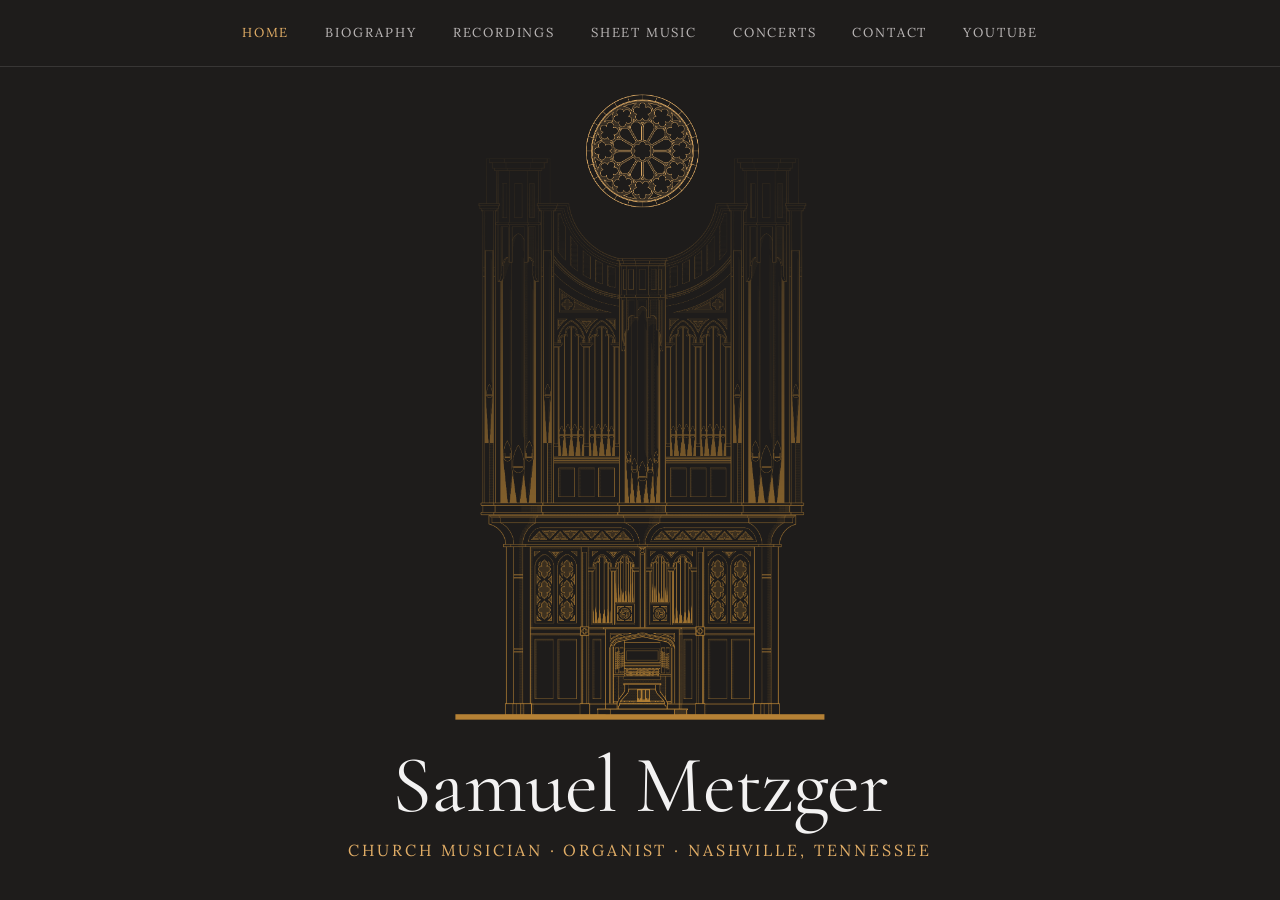
<file: index.html>
<!DOCTYPE html>
<html lang="en">
<head>
<meta charset="utf-8">
<meta name="viewport" content="width=device-width, initial-scale=1">
<title>Samuel Metzger | Church Musician | Organist</title>
<meta name="description" content="Samuel Metzger, concert organist and Director of Worship and Music at Covenant Presbyterian Church, Nashville. Recordings, sheet music, and concert booking.">
<link rel="canonical" href="https://www.metzgermusic.com/">
<meta property="og:type" content="website">
<meta property="og:site_name" content="Samuel Metzger — Concert Organist">
<meta property="og:title" content="Samuel Metzger | Church Musician | Organist">
<meta property="og:description" content="Samuel Metzger, concert organist and Director of Worship and Music at Covenant Presbyterian Church, Nashville. Recordings, sheet music, and concert booking.">
<meta property="og:url" content="https://www.metzgermusic.com/">
<meta property="og:image" content="https://www.metzgermusic.com/images/Samuel_8-14-22_retouched.jpeg">
<meta property="og:image:alt" content="Samuel Metzger seated at the organ console">
<meta name="twitter:card" content="summary_large_image">
<meta name="theme-color" content="#1e1c1b">
<link rel="icon" href="favicon.svg" type="image/svg+xml">
<link rel="preconnect" href="https://fonts.googleapis.com">
<link rel="preconnect" href="https://fonts.gstatic.com" crossorigin>
<link rel="stylesheet" href="styles.css?v=20261008b">
<script>document.documentElement.classList.add('js');</script>
<script type="application/ld+json">
{"@context":"https://schema.org","@type":"Person","name":"Samuel Metzger","url":"https://www.metzgermusic.com/","image":"https://www.metzgermusic.com/images/Samuel_8-14-22_retouched.jpeg","jobTitle":"Concert Organist; Director of Worship and Music","worksFor":{"@type":"Organization","name":"Covenant Presbyterian Church","address":{"@type":"PostalAddress","addressLocality":"Nashville","addressRegion":"TN","addressCountry":"US"}},"sameAs":["https://www.youtube.com/user/MetzgerMusic","https://www.morningstarmusic.com/composers/m/samuel-metzger.html"]}
</script>
</head>
<body class="home">
<header>
<nav class="nav" aria-label="Site">
<a href="index.html" aria-current="page">Home</a>
<a href="biography.html">Biography</a>
<a href="recordings.html">Recordings</a>
<a href="sheet-music.html">Sheet Music</a>
<a href="organ-concerts.html">Concerts</a>
<a href="contact.html">Contact</a>
<a href="https://www.youtube.com/user/MetzgerMusic" target="_blank" rel="noopener">YouTube</a>
</nav>
</header>
<main>
<section class="wrap hero">
<div class="organ" role="img" aria-label="Elevation drawing of the Fisk organ at Covenant Presbyterian Church, Nashville">
<div class="organ-case">
<div class="organ-ink"></div>
<div class="organ-glint"></div>
</div>
<div class="rose"><div class="rose-spin"><div class="rose-ink"></div></div></div>
</div>
<div class="hero-text">
<h1>Samuel Metzger</h1>
<p class="kicker"><span class="kp">Church Musician · Organist</span><span class="ks"> · </span><span class="kp">Nashville, Tennessee</span></p>
</div>
</section>
</main>
<script src="site.js?v=20261008b"></script>
</body>
</html>
</file>
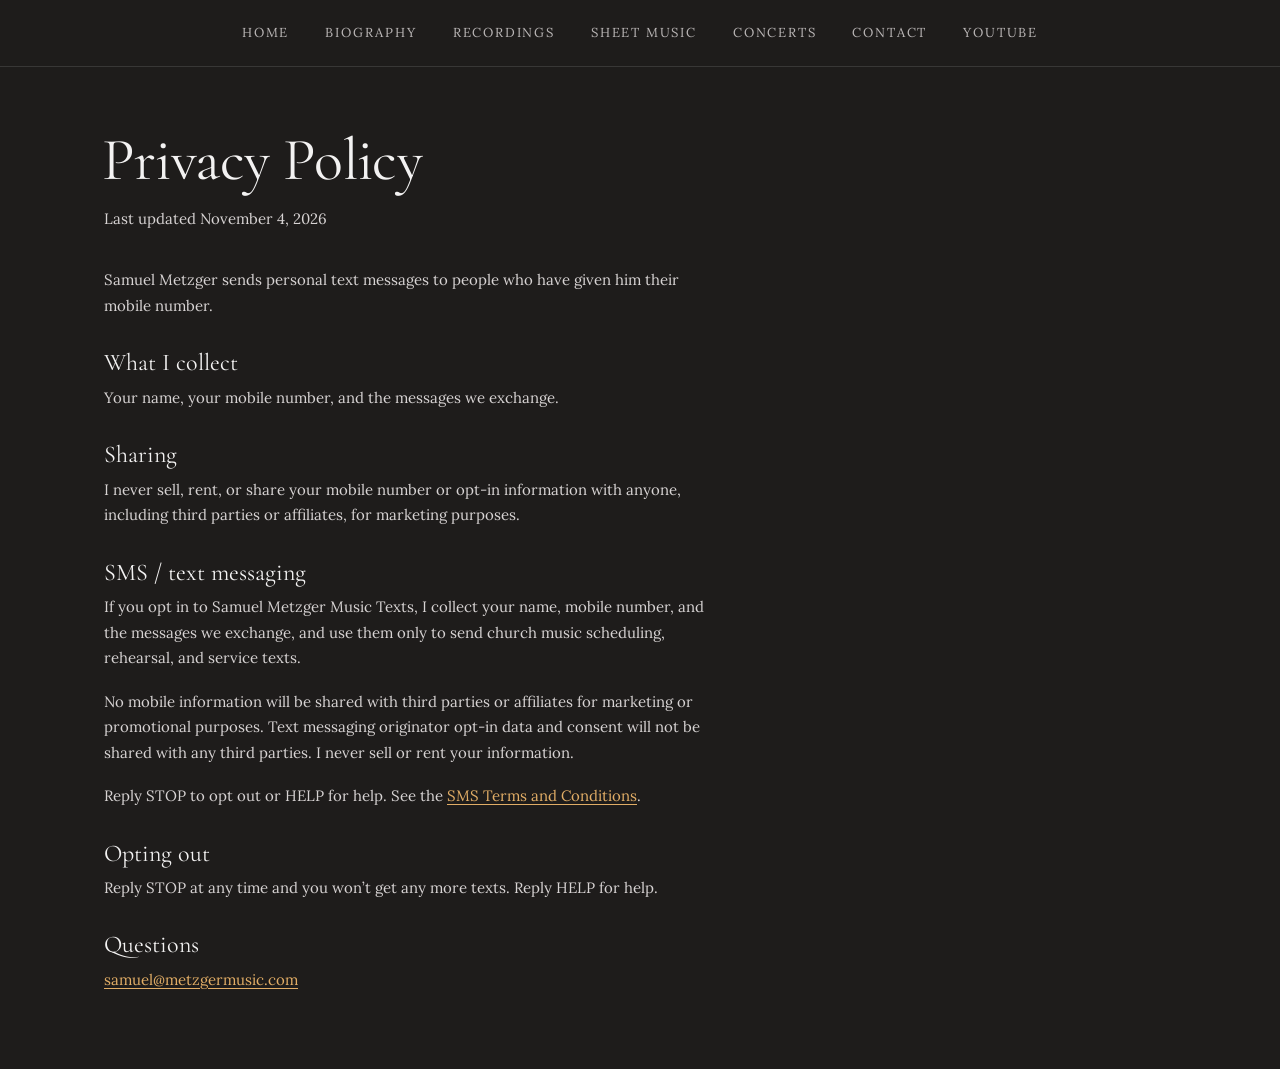
<file: privacy/index.html>
<!DOCTYPE html>
<html lang="en">
<head>
<meta charset="utf-8">
<meta name="viewport" content="width=device-width, initial-scale=1">
<title>Privacy Policy | Samuel Metzger — MetzgerMusic</title>
<meta name="description" content="Privacy policy for personal text messages from Samuel Metzger.">
<link rel="canonical" href="https://www.metzgermusic.com/privacy/">
<meta property="og:type" content="website">
<meta property="og:site_name" content="Samuel Metzger — Concert Organist">
<meta property="og:title" content="Privacy Policy | Samuel Metzger — MetzgerMusic">
<meta property="og:description" content="Privacy policy for personal text messages from Samuel Metzger.">
<meta property="og:url" content="https://www.metzgermusic.com/privacy/">
<meta name="theme-color" content="#1e1c1b">
<link rel="icon" href="/favicon.svg" type="image/svg+xml">
<link rel="preconnect" href="https://fonts.googleapis.com">
<link rel="preconnect" href="https://fonts.gstatic.com" crossorigin>
<link rel="stylesheet" href="/styles.css?v=20261008b">
<style>.legal{padding-bottom:clamp(48px,6vw,80px)}.legal .prose{max-width:68ch}.legal .prose h2{font-size:24px;margin:32px 0 8px;color:var(--ink)}.legal .prose h2:first-child{margin-top:0}.legal .prose a{color:var(--gold-2)}</style>
<script>document.documentElement.classList.add('js');</script>
</head>
<body>
<header>
<nav class="nav" aria-label="Site">
<a href="/index.html">Home</a>
<a href="/biography.html">Biography</a>
<a href="/recordings.html">Recordings</a>
<a href="/sheet-music.html">Sheet Music</a>
<a href="/organ-concerts.html">Concerts</a>
<a href="/contact.html">Contact</a>
<a href="https://www.youtube.com/user/MetzgerMusic" target="_blank" rel="noopener">YouTube</a>
</nav>
</header>
<main>
<section class="wrap page-head">
<h1>Privacy Policy</h1>
<p class="lede">Last updated November 4, 2026</p>
</section>
<section class="wrap legal">
<div class="prose">
<p>Samuel Metzger sends personal text messages to people who have given him their mobile number.</p>
<h2>What I collect</h2>
<p>Your name, your mobile number, and the messages we exchange.</p>
<h2>Sharing</h2>
<p>I never sell, rent, or share your mobile number or opt-in information with anyone, including third parties or affiliates, for marketing purposes.</p>
<h2>SMS / text messaging</h2>
<p>If you opt in to Samuel Metzger Music Texts, I collect your name, mobile number, and the messages we exchange, and use them only to send church music scheduling, rehearsal, and service texts.</p>
<p>No mobile information will be shared with third parties or affiliates for marketing or promotional purposes. Text messaging originator opt-in data and consent will not be shared with any third parties. I never sell or rent your information.</p>
<p>Reply STOP to opt out or HELP for help. See the <a href="/sms-terms/">SMS Terms and Conditions</a>.</p>
<h2>Opting out</h2>
<p>Reply STOP at any time and you won’t get any more texts. Reply HELP for help.</p>
<h2>Questions</h2>
<p><a href="mailto:samuel@metzgermusic.com">samuel@metzgermusic.com</a></p>
</div>
</section>
</main>
<script src="/site.js?v=20261008b"></script>
</body>
</html>
</file>
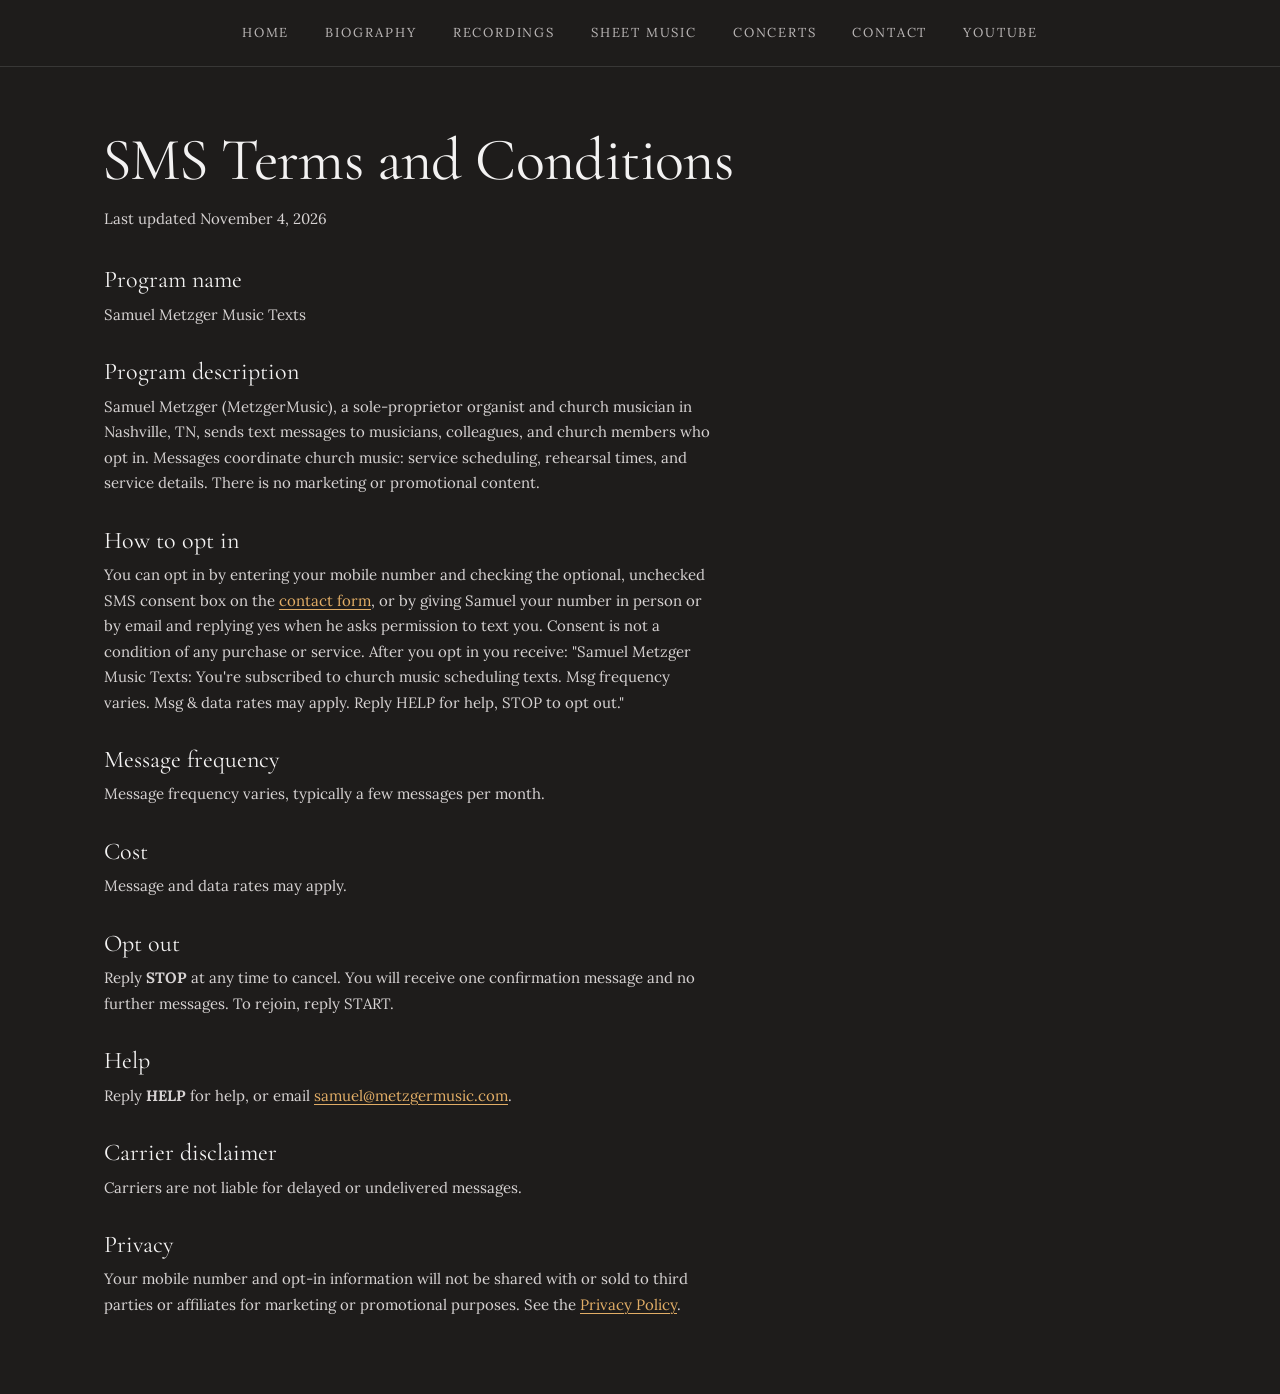
<file: sms-terms/index.html>
<!DOCTYPE html>
<html lang="en">
<head>
<meta charset="utf-8">
<meta name="viewport" content="width=device-width, initial-scale=1">
<title>SMS Terms and Conditions | Samuel Metzger — MetzgerMusic</title>
<meta name="description" content="SMS terms and conditions for Samuel Metzger Music Texts.">
<link rel="canonical" href="https://www.metzgermusic.com/sms-terms/">
<meta property="og:type" content="website">
<meta property="og:site_name" content="Samuel Metzger — Concert Organist">
<meta property="og:title" content="SMS Terms and Conditions | Samuel Metzger — MetzgerMusic">
<meta property="og:description" content="SMS terms and conditions for Samuel Metzger Music Texts.">
<meta property="og:url" content="https://www.metzgermusic.com/sms-terms/">
<meta name="theme-color" content="#1e1c1b">
<link rel="icon" href="/favicon.svg" type="image/svg+xml">
<link rel="preconnect" href="https://fonts.googleapis.com">
<link rel="preconnect" href="https://fonts.gstatic.com" crossorigin>
<link rel="stylesheet" href="/styles.css?v=20261008b">
<style>.legal{padding-bottom:clamp(48px,6vw,80px)}.legal .prose{max-width:68ch}.legal .prose h2{font-size:24px;margin:32px 0 8px;color:var(--ink)}.legal .prose h2:first-child{margin-top:0}.legal .prose a{color:var(--gold-2)}</style>
<script>document.documentElement.classList.add('js');</script>
</head>
<body>
<header>
<nav class="nav" aria-label="Site">
<a href="/index.html">Home</a>
<a href="/biography.html">Biography</a>
<a href="/recordings.html">Recordings</a>
<a href="/sheet-music.html">Sheet Music</a>
<a href="/organ-concerts.html">Concerts</a>
<a href="/contact.html">Contact</a>
<a href="https://www.youtube.com/user/MetzgerMusic" target="_blank" rel="noopener">YouTube</a>
</nav>
</header>
<main>
<section class="wrap page-head">
<h1>SMS Terms and Conditions</h1>
<p class="lede">Last updated November 4, 2026</p>
</section>
<section class="wrap legal">
<div class="prose">

<h2>Program name</h2>
<p>Samuel Metzger Music Texts</p>

<h2>Program description</h2>
<p>Samuel Metzger (MetzgerMusic), a sole-proprietor organist and church musician in Nashville, TN, sends text messages to musicians, colleagues, and church members who opt in. Messages coordinate church music: service scheduling, rehearsal times, and service details. There is no marketing or promotional content.</p>

<h2>How to opt in</h2>
<p>You can opt in by entering your mobile number and checking the optional, unchecked SMS consent box on the <a href="/contact.html">contact form</a>, or by giving Samuel your number in person or by email and replying yes when he asks permission to text you. Consent is not a condition of any purchase or service. After you opt in you receive: "Samuel Metzger Music Texts: You're subscribed to church music scheduling texts. Msg frequency varies. Msg &amp; data rates may apply. Reply HELP for help, STOP to opt out."</p>

<h2>Message frequency</h2>
<p>Message frequency varies, typically a few messages per month.</p>

<h2>Cost</h2>
<p>Message and data rates may apply.</p>

<h2>Opt out</h2>
<p>Reply <strong>STOP</strong> at any time to cancel. You will receive one confirmation message and no further messages. To rejoin, reply START.</p>

<h2>Help</h2>
<p>Reply <strong>HELP</strong> for help, or email <a href="mailto:samuel@metzgermusic.com">samuel@metzgermusic.com</a>.</p>

<h2>Carrier disclaimer</h2>
<p>Carriers are not liable for delayed or undelivered messages.</p>

<h2>Privacy</h2>
<p>Your mobile number and opt-in information will not be shared with or sold to third parties or affiliates for marketing or promotional purposes. See the <a href="/privacy/">Privacy Policy</a>.</p>
</div>
</section>
</main>
<script src="/site.js?v=20261008b"></script>
</body>
</html>
</file>
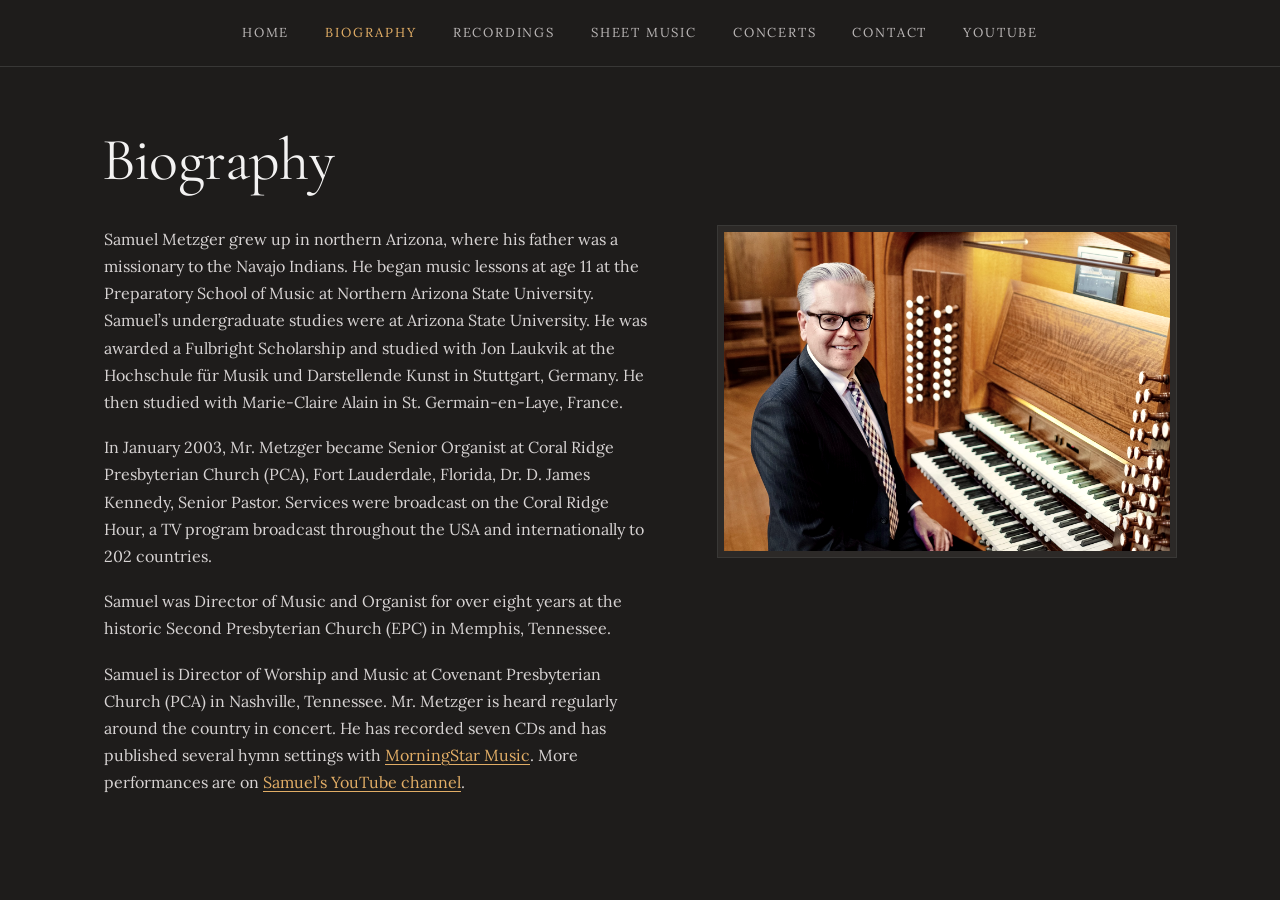
<file: biography.html>
<!DOCTYPE html>
<html lang="en">
<head>
<meta charset="utf-8">
<meta name="viewport" content="width=device-width, initial-scale=1">
<title>Biography | Samuel Metzger — MetzgerMusic</title>
<meta name="description" content="Biography of Samuel Metzger — concert organist and Director of Worship and Music at Covenant Presbyterian Church, Nashville; formerly Coral Ridge Presbyterian (Fort Lauderdale) and Second Presbyterian (Memphis).">
<link rel="canonical" href="https://www.metzgermusic.com/biography.html">
<meta property="og:type" content="website">
<meta property="og:site_name" content="Samuel Metzger — Concert Organist">
<meta property="og:title" content="Biography | Samuel Metzger — MetzgerMusic">
<meta property="og:description" content="Biography of Samuel Metzger — concert organist and Director of Worship and Music at Covenant Presbyterian Church, Nashville.">
<meta property="og:url" content="https://www.metzgermusic.com/biography.html">
<meta property="og:image" content="https://www.metzgermusic.com/images/Samuel_8-14-22_retouched.jpeg">
<meta property="og:image:alt" content="Samuel Metzger seated at the organ console">
<meta name="twitter:card" content="summary_large_image">
<meta name="theme-color" content="#1e1c1b">
<link rel="icon" href="favicon.svg" type="image/svg+xml">
<link rel="preconnect" href="https://fonts.googleapis.com">
<link rel="preconnect" href="https://fonts.gstatic.com" crossorigin>
<link rel="stylesheet" href="styles.css?v=20261008b">
<script>document.documentElement.classList.add('js');</script>
</head>
<body>
<header>
<nav class="nav" aria-label="Site">
<a href="index.html">Home</a>
<a href="biography.html" aria-current="page">Biography</a>
<a href="recordings.html">Recordings</a>
<a href="sheet-music.html">Sheet Music</a>
<a href="organ-concerts.html">Concerts</a>
<a href="contact.html">Contact</a>
<a href="https://www.youtube.com/user/MetzgerMusic" target="_blank" rel="noopener">YouTube</a>
</nav>
</header>
<main>
<section class="wrap page-head">
<h1>Biography</h1>
</section>
<section class="wrap bio-grid">
<figure class="reveal" style="margin:0">
<img class="plate" src="images/samuel-portrait.jpg" alt="Samuel Metzger seated at the organ console" width="1600" height="1143" style="width:100%;height:auto">
</figure>
<div class="prose reveal">
<p>Samuel Metzger grew up in northern Arizona, where his father was a missionary to the Navajo Indians. He began music lessons at age 11 at the Preparatory School of Music at Northern Arizona State University. Samuel’s undergraduate studies were at Arizona State University. He was awarded a Fulbright Scholarship and studied with Jon Laukvik at the Hochschule für Musik und Darstellende Kunst in Stuttgart, Germany. He then studied with Marie-Claire Alain in St. Germain-en-Laye, France.</p>
<p>In January 2003, Mr. Metzger became Senior Organist at Coral Ridge Presbyterian Church (PCA), Fort Lauderdale, Florida, Dr. D. James Kennedy, Senior Pastor. Services were broadcast on the Coral Ridge Hour, a TV program broadcast throughout the USA and internationally to 202 countries.</p>
<p>Samuel was Director of Music and Organist for over eight years at the historic Second Presbyterian Church (EPC) in Memphis, Tennessee.</p>
<p>Samuel is Director of Worship and Music at Covenant Presbyterian Church (PCA) in Nashville, Tennessee. Mr. Metzger is heard regularly around the country in concert. He has recorded seven CDs and has published several hymn settings with <a href="https://www.morningstarmusic.com/composers/m/samuel-metzger.html">MorningStar Music</a>. More performances are on <a href="https://www.youtube.com/user/MetzgerMusic">Samuel’s YouTube channel</a>.</p>
</div>
</section>
</main>
<script src="site.js?v=20261008b"></script>
</body>
</html>
</file>
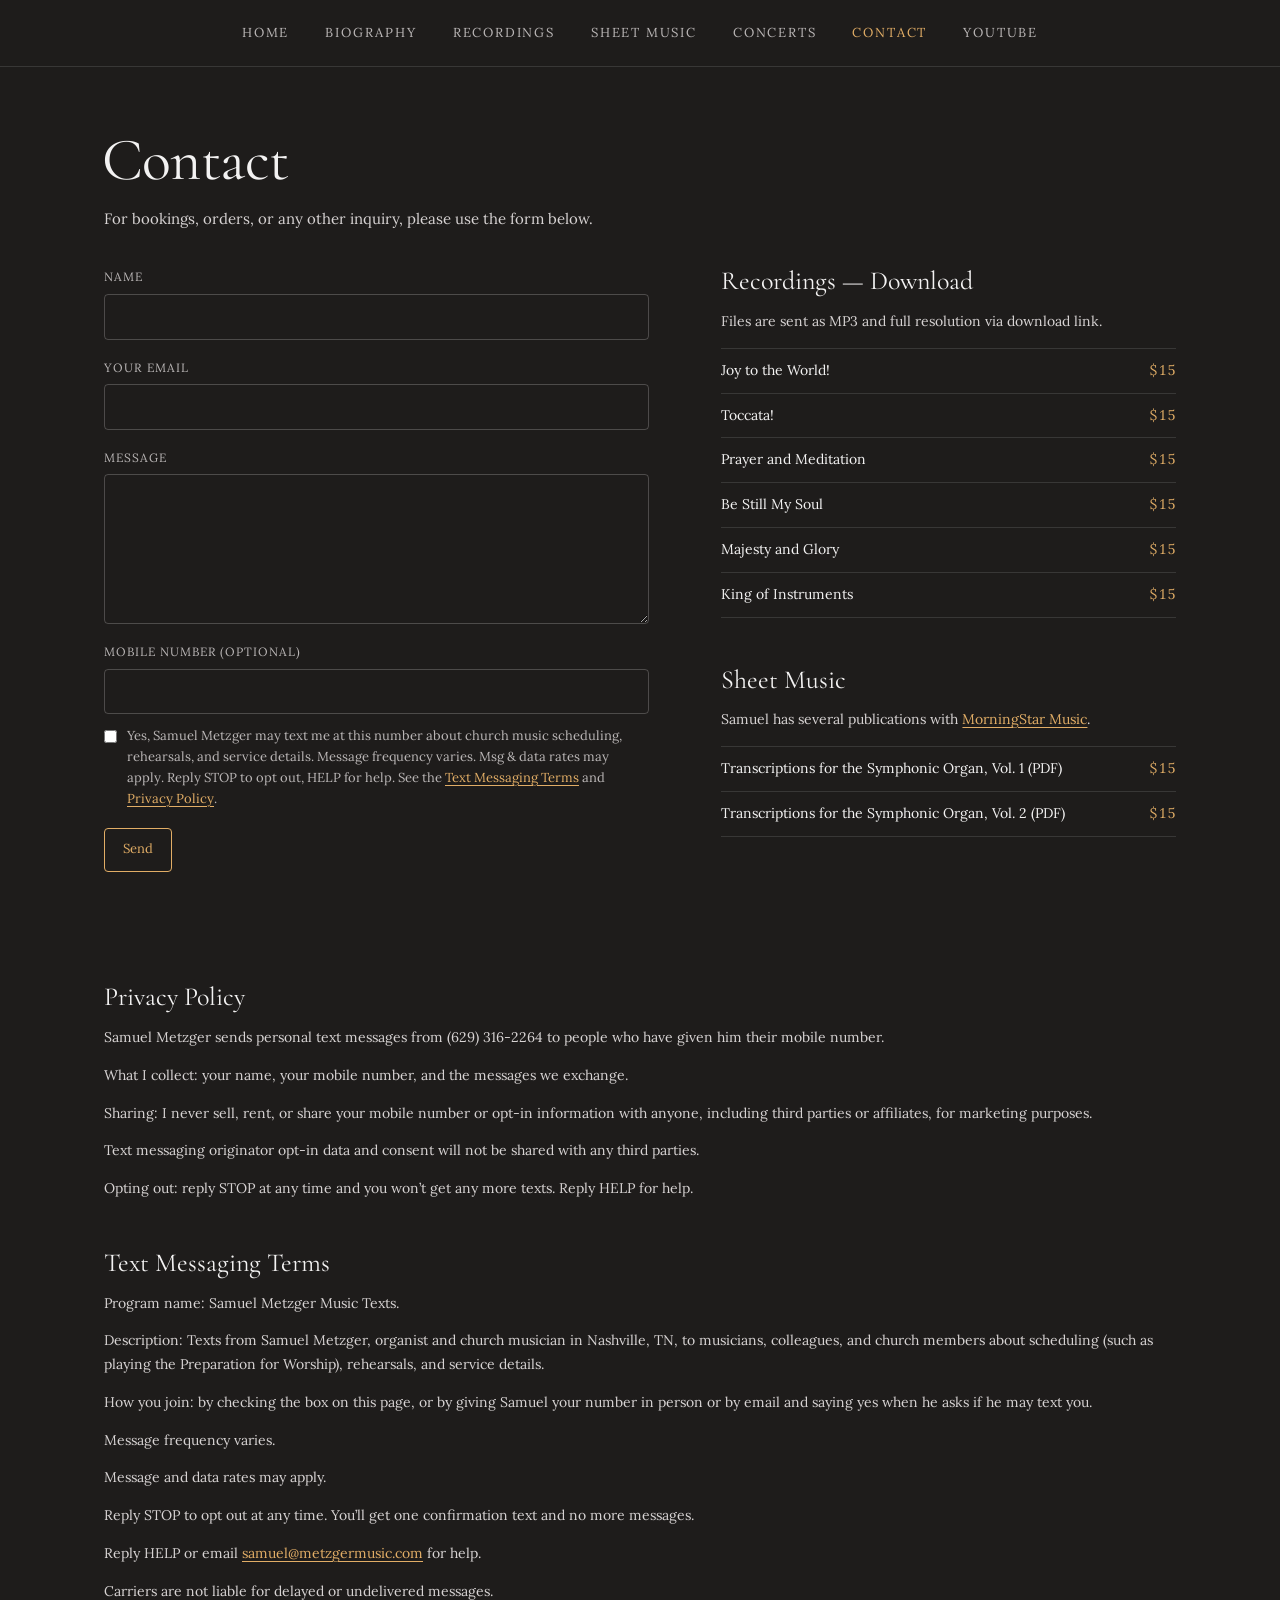
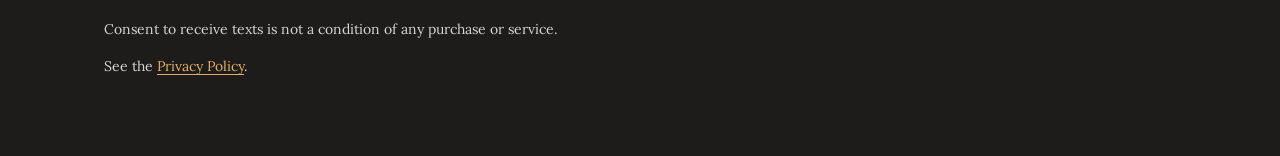
<file: contact.html>
<!DOCTYPE html>
<html lang="en">
<head>
<meta charset="utf-8">
<meta name="viewport" content="width=device-width, initial-scale=1">
<title>Contact | Samuel Metzger — MetzgerMusic</title>
<meta name="description" content="Contact concert organist Samuel Metzger — bookings, recordings, and sheet music orders.">
<link rel="canonical" href="https://www.metzgermusic.com/contact.html">
<meta property="og:type" content="website">
<meta property="og:site_name" content="Samuel Metzger — Concert Organist">
<meta property="og:title" content="Contact | Samuel Metzger — MetzgerMusic">
<meta property="og:description" content="Contact concert organist Samuel Metzger — bookings, recordings, and sheet music orders.">
<meta property="og:url" content="https://www.metzgermusic.com/contact.html">
<meta property="og:image" content="https://www.metzgermusic.com/images/Samuel_8-14-22_retouched.jpeg">
<meta property="og:image:alt" content="Samuel Metzger seated at the organ console">
<meta name="twitter:card" content="summary_large_image">
<meta name="theme-color" content="#1e1c1b">
<link rel="icon" href="favicon.svg" type="image/svg+xml">
<link rel="preconnect" href="https://fonts.googleapis.com">
<link rel="preconnect" href="https://fonts.gstatic.com" crossorigin>
<link rel="stylesheet" href="styles.css?v=20261008b">
<script>document.documentElement.classList.add('js');</script>
</head>
<body>
<header>
<nav class="nav" aria-label="Site">
<a href="index.html">Home</a>
<a href="biography.html">Biography</a>
<a href="recordings.html">Recordings</a>
<a href="sheet-music.html">Sheet Music</a>
<a href="organ-concerts.html">Concerts</a>
<a href="contact.html" aria-current="page">Contact</a>
<a href="https://www.youtube.com/user/MetzgerMusic" target="_blank" rel="noopener">YouTube</a>
</nav>
</header>
<main>
<section class="wrap page-head">
<h1>Contact</h1>
<p class="lede">For bookings, orders, or any other inquiry, please use the form below.</p>
</section>
<section class="wrap contact-grid">
<form id="contact-form" class="reveal" action="https://formspree.io/f/meebnvya" method="POST" novalidate>
<div class="field"><label for="cf-name">Name</label><input class="input" id="cf-name" name="name" type="text" autocomplete="name" required></div>
<div class="field"><label for="cf-email">Your email</label><input class="input" id="cf-email" name="email" type="email" autocomplete="email" required></div>
<div class="field"><label for="cf-msg">Message</label><textarea class="input" id="cf-msg" name="message" required></textarea></div>
<div class="field"><label for="cf-phone">Mobile number (optional)</label><input class="input" id="cf-phone" name="phone" type="tel" autocomplete="tel" inputmode="tel"></div>
<div style="display:flex;align-items:flex-start;gap:10px;margin:-6px 0 18px">
<input type="checkbox" id="cf-sms-consent" name="sms_consent" value="yes" style="flex:none;margin:4px 0 0;accent-color:var(--gold-2)">
<label for="cf-sms-consent" style="font-size:13px;line-height:1.6;color:var(--ink-3)">Yes, Samuel Metzger may text me at this number about church music scheduling, rehearsals, and service details. Message frequency varies. Msg &amp; data rates may apply. Reply STOP to opt out, HELP for help. See the <a href="/sms-terms/">Text Messaging Terms</a> and <a href="/privacy/">Privacy Policy</a>.</label>
</div>
<input type="hidden" name="_subject" value="New inquiry from metzgermusic.com">
<button type="submit" class="btn">Send</button>
<p id="cf-status" class="status" role="status" aria-live="polite"></p>
</form>
<div class="reveal" style="display:flex;flex-direction:column;gap:48px">
<section class="section">
<h2>Recordings — Download</h2>
<p class="note">Files are sent as MP3 and full resolution via download link.</p>
<!-- TO ADD: one <li> per recording -->
<ul class="price-list">
<li><span>Joy to the World!</span><span class="price">$15</span></li>
<li><span>Toccata!</span><span class="price">$15</span></li>
<li><span>Prayer and Meditation</span><span class="price">$15</span></li>
<li><span>Be Still My Soul</span><span class="price">$15</span></li>
<li><span>Majesty and Glory</span><span class="price">$15</span></li>
<li><span>King of Instruments</span><span class="price">$15</span></li>
</ul>
</section>
<section class="section">
<h2>Sheet Music</h2>
<p class="note">Samuel has several publications with <a href="https://www.morningstarmusic.com/composers/m/samuel-metzger.html">MorningStar Music</a>.</p>
<ul class="price-list">
<li><span>Transcriptions for the Symphonic Organ, Vol. 1 (PDF)</span><span class="price">$15</span></li>
<li><span>Transcriptions for the Symphonic Organ, Vol. 2 (PDF)</span><span class="price">$15</span></li>
</ul>
</section>
</div>
</section>
<section class="wrap" style="display:flex;flex-direction:column;gap:48px;padding-bottom:clamp(48px,6vw,80px)">
<section class="section" id="privacy" style="scroll-margin-top:24px">
<h2>Privacy Policy</h2>
<p class="note">Samuel Metzger sends personal text messages from (629) 316-2264 to people who have given him their mobile number.</p>
<p class="note">What I collect: your name, your mobile number, and the messages we exchange.</p>
<p class="note">Sharing: I never sell, rent, or share your mobile number or opt-in information with anyone, including third parties or affiliates, for marketing purposes.</p>
<p class="note">Text messaging originator opt-in data and consent will not be shared with any third parties.</p>
<p class="note">Opting out: reply STOP at any time and you won’t get any more texts. Reply HELP for help.</p>
</section>
<section class="section" id="sms-terms" style="scroll-margin-top:24px">
<h2>Text Messaging Terms</h2>
<p class="note">Program name: Samuel Metzger Music Texts.</p>
<p class="note">Description: Texts from Samuel Metzger, organist and church musician in Nashville, TN, to musicians, colleagues, and church members about scheduling (such as playing the Preparation for Worship), rehearsals, and service details.</p>
<p class="note">How you join: by checking the box on this page, or by giving Samuel your number in person or by email and saying yes when he asks if he may text you.</p>
<p class="note">Message frequency varies.</p>
<p class="note">Message and data rates may apply.</p>
<p class="note">Reply STOP to opt out at any time. You’ll get one confirmation text and no more messages.</p>
<p class="note">Reply HELP or email <a href="mailto:samuel@metzgermusic.com">samuel@metzgermusic.com</a> for help.</p>
<p class="note">Carriers are not liable for delayed or undelivered messages.</p>
<p class="note">Consent to receive texts is not a condition of any purchase or service.</p>
<p class="note">See the <a href="#privacy">Privacy Policy</a>.</p>
</section>
</section>
</main>
<script src="site.js?v=20261008b"></script>
</body>
</html>
</file>
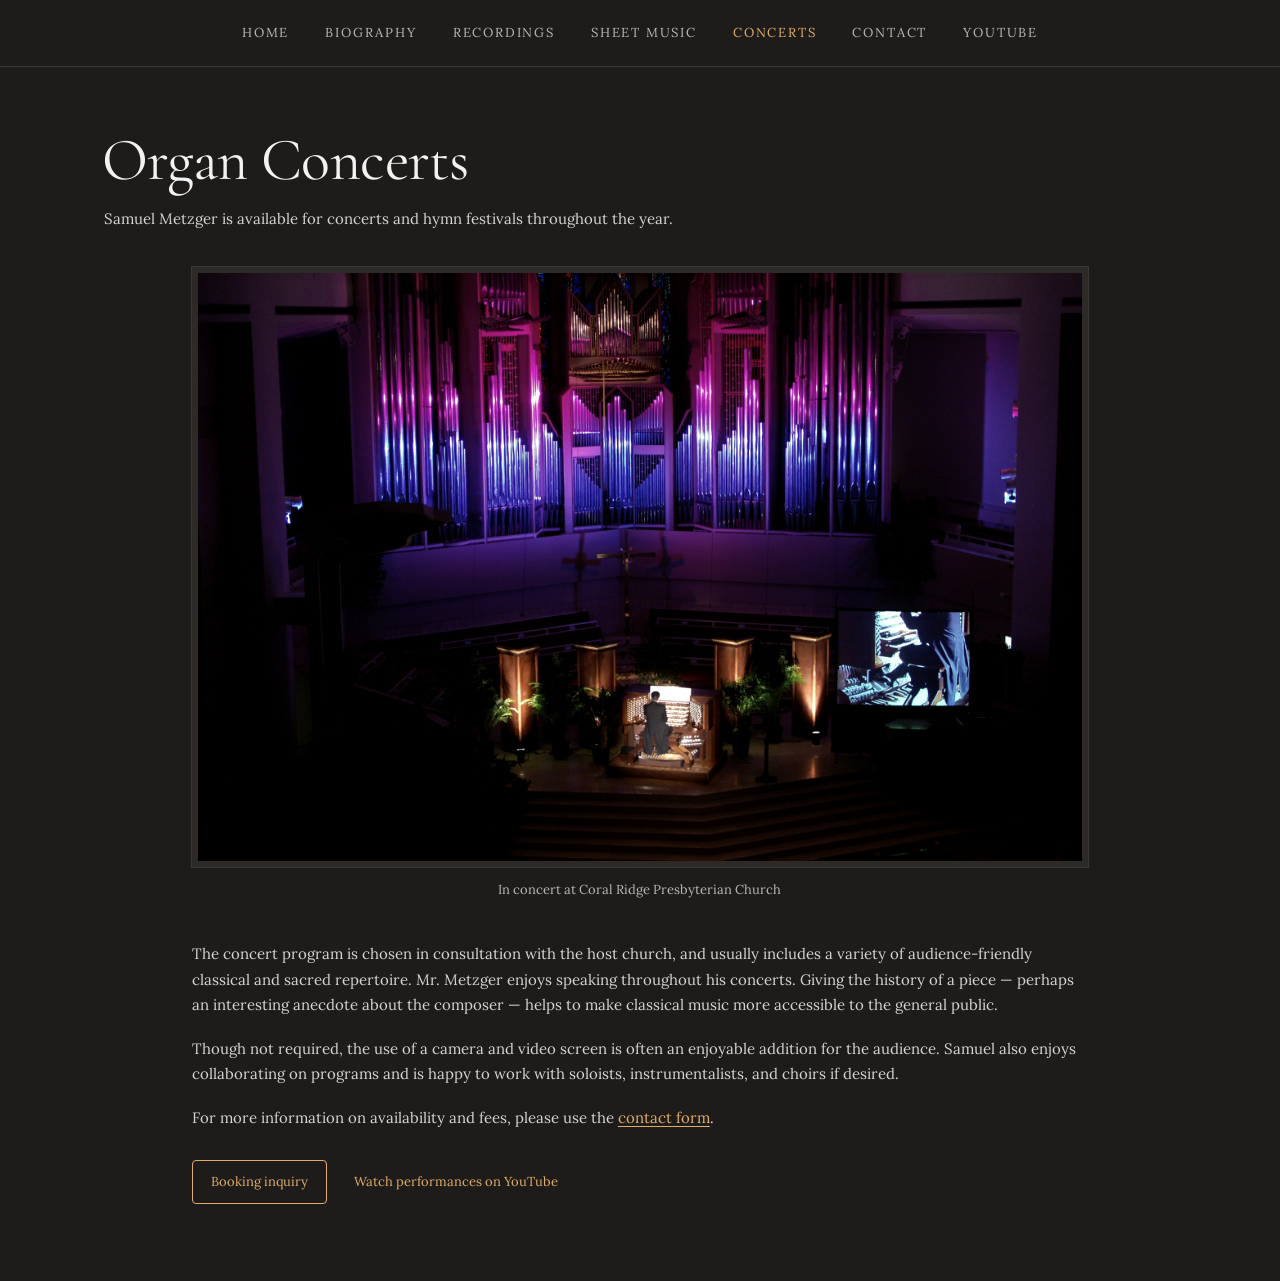
<file: organ-concerts.html>
<!DOCTYPE html>
<html lang="en">
<head>
<meta charset="utf-8">
<meta name="viewport" content="width=device-width, initial-scale=1">
<title>Organ Concerts | Samuel Metzger — MetzgerMusic</title>
<meta name="description" content="Book concert organist Samuel Metzger for concerts and hymn festivals.">
<link rel="canonical" href="https://www.metzgermusic.com/organ-concerts.html">
<meta property="og:type" content="website">
<meta property="og:site_name" content="Samuel Metzger — Concert Organist">
<meta property="og:title" content="Organ Concerts | Samuel Metzger — MetzgerMusic">
<meta property="og:description" content="Book concert organist Samuel Metzger for concerts and hymn festivals.">
<meta property="og:url" content="https://www.metzgermusic.com/organ-concerts.html">
<meta property="og:image" content="https://www.metzgermusic.com/images/Samuel_8-14-22_retouched.jpeg">
<meta property="og:image:alt" content="Samuel Metzger seated at the organ console">
<meta name="twitter:card" content="summary_large_image">
<meta name="theme-color" content="#1e1c1b">
<link rel="icon" href="favicon.svg" type="image/svg+xml">
<link rel="preconnect" href="https://fonts.googleapis.com">
<link rel="preconnect" href="https://fonts.gstatic.com" crossorigin>
<link rel="stylesheet" href="styles.css?v=20261008b">
<script>document.documentElement.classList.add('js');</script>
</head>
<body>
<header>
<nav class="nav" aria-label="Site">
<a href="index.html">Home</a>
<a href="biography.html">Biography</a>
<a href="recordings.html">Recordings</a>
<a href="sheet-music.html">Sheet Music</a>
<a href="organ-concerts.html" aria-current="page">Concerts</a>
<a href="contact.html">Contact</a>
<a href="https://www.youtube.com/user/MetzgerMusic" target="_blank" rel="noopener">YouTube</a>
</nav>
</header>
<main>
<section class="wrap page-head">
<h1>Organ Concerts</h1>
<p class="lede">Samuel Metzger is available for concerts and hymn festivals throughout the year.</p>
</section>
<section class="wrap concert-grid">
<figure class="reveal" style="margin:0">
<img class="plate" src="images/Coral%20Ridge%20Concert.JPG" alt="Samuel Metzger in concert" width="2160" height="1436" style="height:auto">
<figcaption class="caption">In concert at Coral Ridge Presbyterian Church</figcaption>
</figure>
<div class="prose reveal">
<p>The concert program is chosen in consultation with the host church, and usually includes a variety of audience-friendly classical and sacred repertoire. Mr. Metzger enjoys speaking throughout his concerts. Giving the history of a piece — perhaps an interesting anecdote about the composer — helps to make classical music more accessible to the general public.</p>
<p>Though not required, the use of a camera and video screen is often an enjoyable addition for the audience. Samuel also enjoys collaborating on programs and is happy to work with soloists, instrumentalists, and choirs if desired.</p>
<p>For more information on availability and fees, please use the <a href="contact.html">contact form</a>.</p>
<div class="actions" style="padding-top:12px">
<a class="btn" href="contact.html">Booking inquiry</a>
<a class="btn btn-ghost" href="https://www.youtube.com/user/MetzgerMusic">Watch performances on YouTube</a>
</div>
</div>
</section>
</main>
<script src="site.js?v=20261008b"></script>
</body>
</html>
</file>
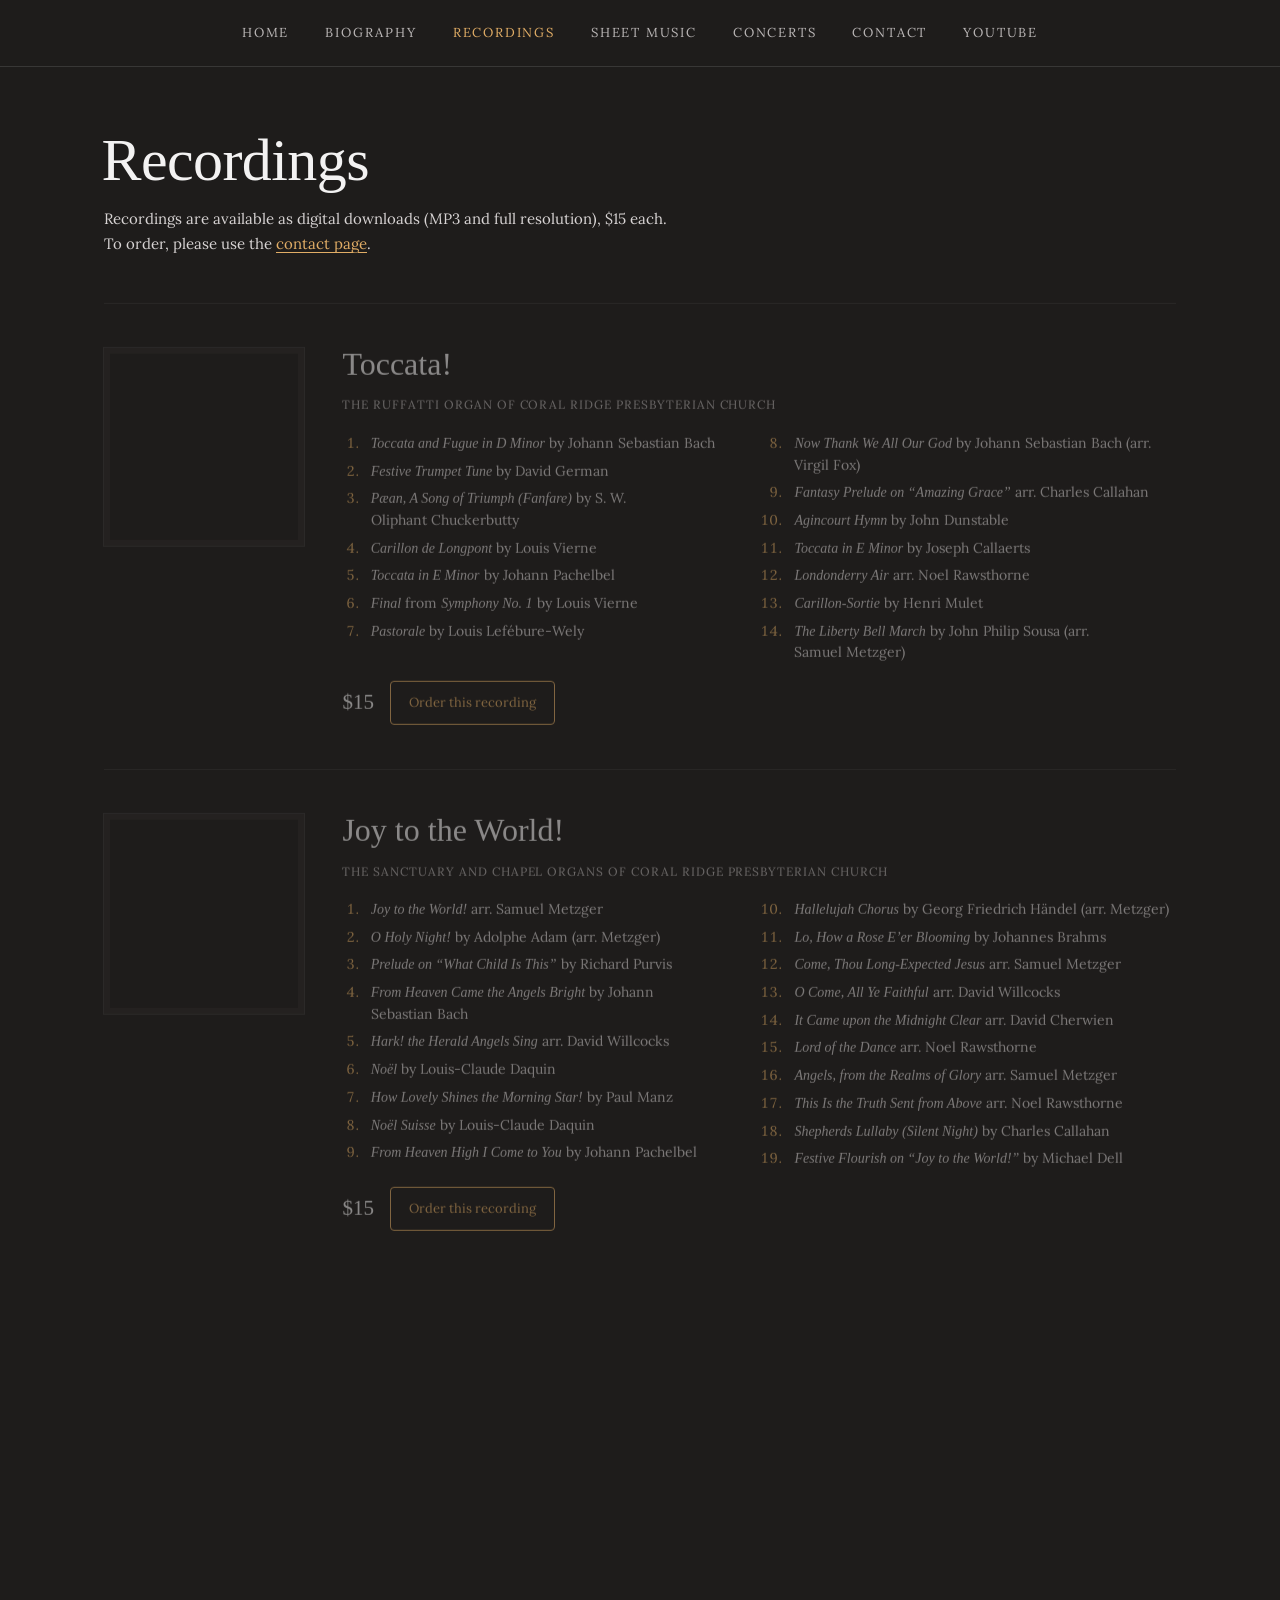
<file: recordings--sheet-music.html>
<!DOCTYPE html>
<html lang="en">
<head>
<meta charset="utf-8">
<title>Recordings &amp; Sheet Music | Samuel Metzger</title>
<meta http-equiv="refresh" content="0; url=recordings.html">
<link rel="canonical" href="https://www.metzgermusic.com/recordings.html">
<meta name="robots" content="noindex">
</head>
<body style="margin:0;background:#1e1c1b;color:#f3f2f2;font-family:Georgia,serif;padding:48px 24px">
<p>This page has moved. Continue to <a href="recordings.html" style="color:#e1ad66">Recordings</a> or <a href="sheet-music.html" style="color:#e1ad66">Sheet Music</a>.</p>
</body>
</html>
</file>
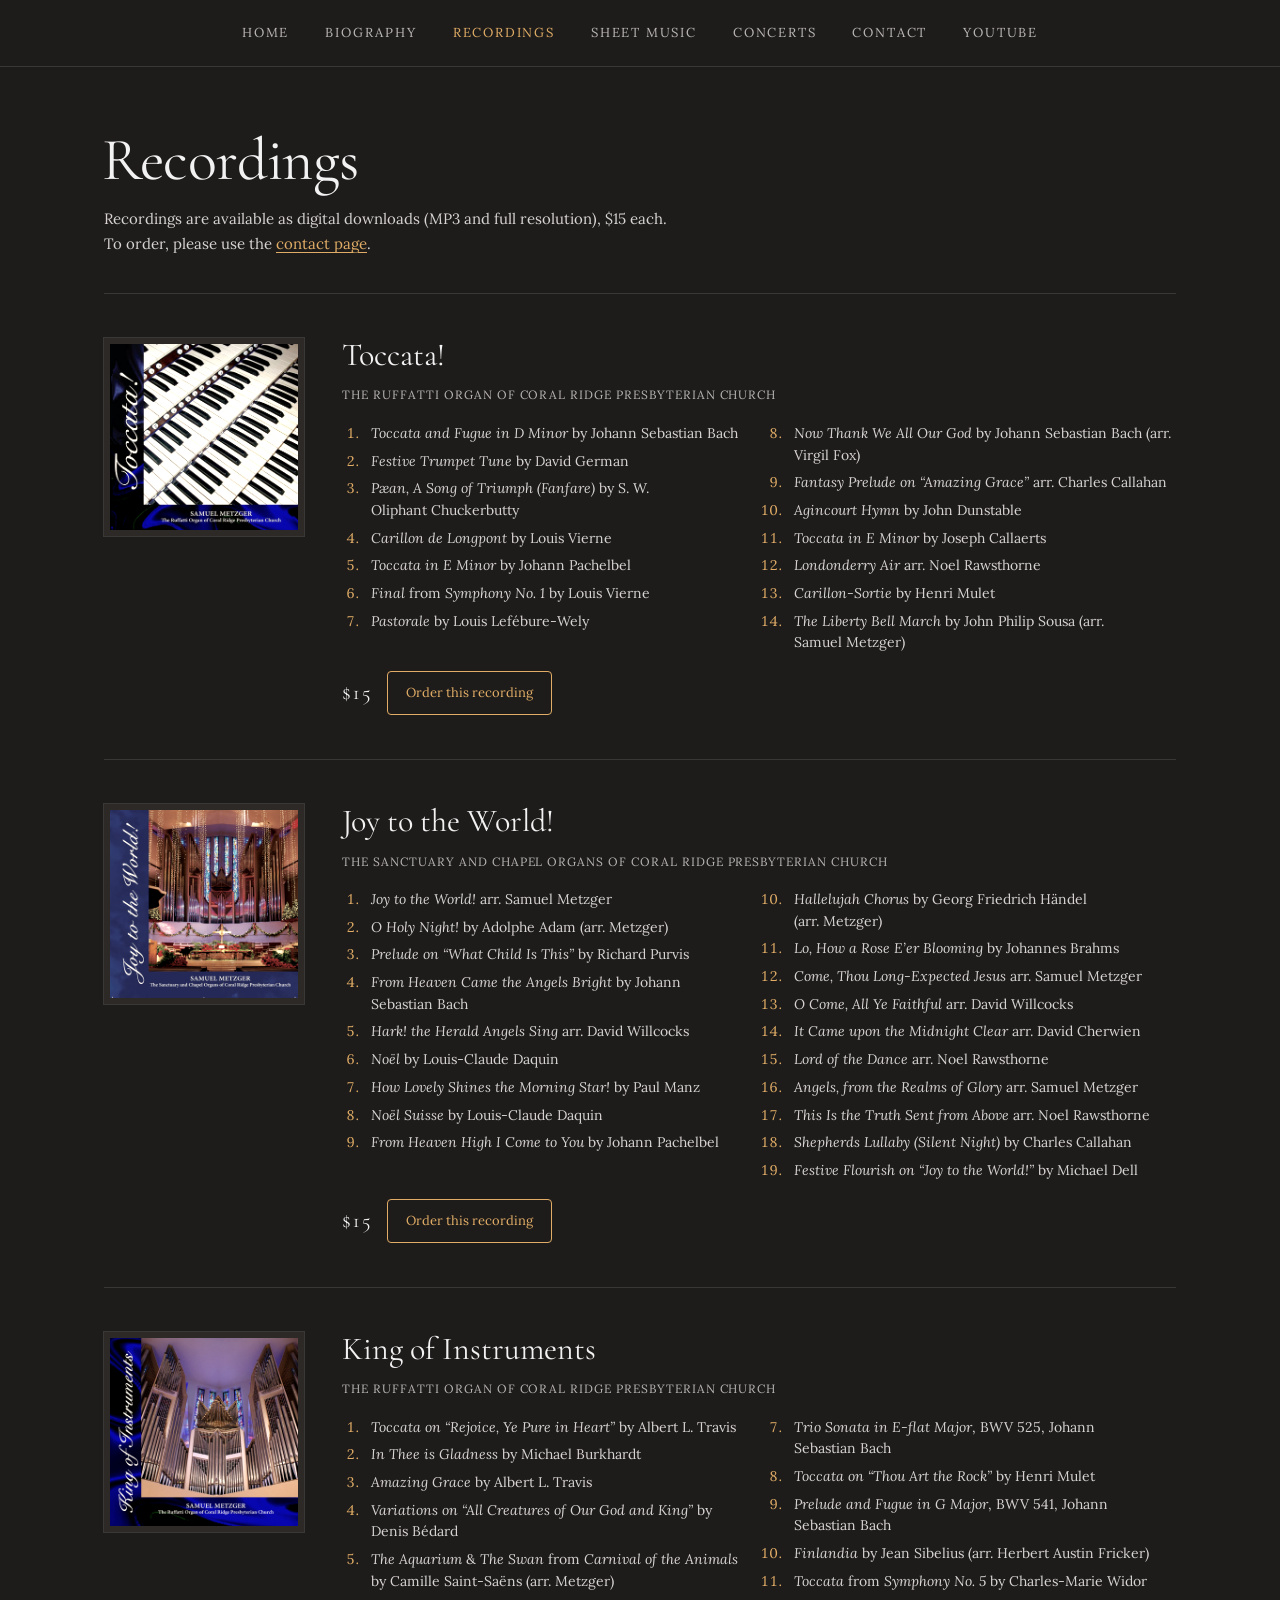
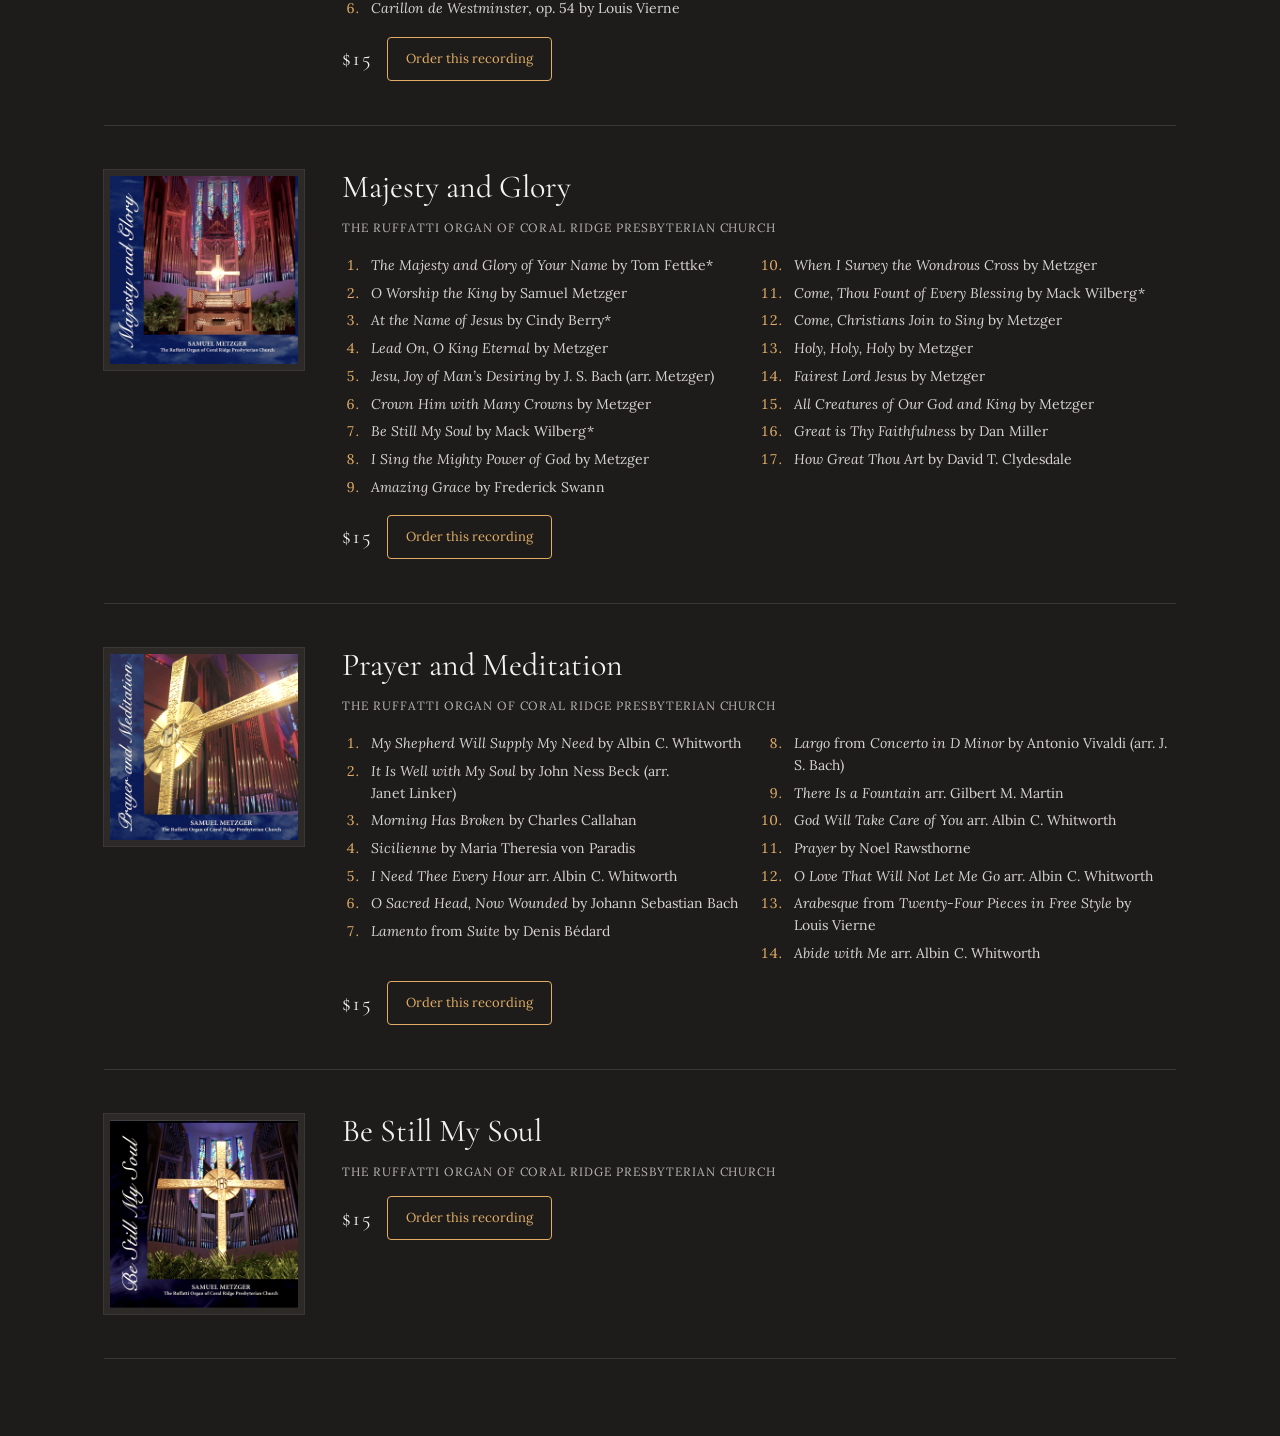
<file: recordings.html>
<!DOCTYPE html>
<html lang="en">
<head>
<meta charset="utf-8">
<meta name="viewport" content="width=device-width, initial-scale=1">
<title>Recordings | Samuel Metzger — MetzgerMusic</title>
<meta name="description" content="CDs by concert organist Samuel Metzger: Toccata!, Joy to the World!, King of Instruments, Majesty and Glory, Prayer and Meditation, Be Still My Soul.">
<link rel="canonical" href="https://www.metzgermusic.com/recordings.html">
<meta property="og:type" content="website">
<meta property="og:site_name" content="Samuel Metzger — Concert Organist">
<meta property="og:title" content="Recordings | Samuel Metzger — MetzgerMusic">
<meta property="og:description" content="CDs by concert organist Samuel Metzger: Toccata!, Joy to the World!, King of Instruments, Majesty and Glory, Prayer and Meditation, Be Still My Soul.">
<meta property="og:url" content="https://www.metzgermusic.com/recordings.html">
<meta property="og:image" content="https://www.metzgermusic.com/images/Samuel_8-14-22_retouched.jpeg">
<meta property="og:image:alt" content="Samuel Metzger seated at the organ console">
<meta name="twitter:card" content="summary_large_image">
<meta name="theme-color" content="#1e1c1b">
<link rel="icon" href="favicon.svg" type="image/svg+xml">
<link rel="preconnect" href="https://fonts.googleapis.com">
<link rel="preconnect" href="https://fonts.gstatic.com" crossorigin>
<link rel="stylesheet" href="styles.css?v=20261008b">
<script>document.documentElement.classList.add('js');</script>
</head>
<body>
<header>
<nav class="nav" aria-label="Site">
<a href="index.html">Home</a>
<a href="biography.html">Biography</a>
<a href="recordings.html" aria-current="page">Recordings</a>
<a href="sheet-music.html">Sheet Music</a>
<a href="organ-concerts.html">Concerts</a>
<a href="contact.html">Contact</a>
<a href="https://www.youtube.com/user/MetzgerMusic" target="_blank" rel="noopener">YouTube</a>
</nav>
</header>
<main>
<section class="wrap page-head">
<h1>Recordings</h1>
<p class="lede">Recordings are available as digital downloads (MP3 and full resolution), $15 each. To order, please use the <a href="contact.html">contact page</a>.</p>
</section>
<section class="wrap items">
<!--
  TO ADD A RECORDING: copy one <article class="item"> … </article> block below and edit
  the cover image, title, organ line, track list and price. Each track is one <li>.
  Delete the <ol class="tracks"> block if there is no track list yet.
-->

<!-- ===== Toccata! ===== -->
<article class="item reveal" id="toccata">
<img class="plate item-cover" src="images/Toccata-600x596.jpg" alt="Toccata! — CD cover" loading="lazy" width="400" height="397">
<div class="item-body">
<h2>Toccata!</h2>
<p class="meta">The Ruffatti Organ of Coral Ridge Presbyterian Church</p>
<ol class="tracks">
<li><i>Toccata and Fugue in D Minor</i> by Johann Sebastian Bach</li>
<li><i>Festive Trumpet Tune</i> by David German</li>
<li><i>Pæan, A Song of Triumph (Fanfare)</i> by S. W. Oliphant Chuckerbutty</li>
<li><i>Carillon de Longpont</i> by Louis Vierne</li>
<li><i>Toccata in E Minor</i> by Johann Pachelbel</li>
<li><i>Final</i> from <i>Symphony No. 1</i> by Louis Vierne</li>
<li><i>Pastorale</i> by Louis Lefébure-Wely</li>
<li><i>Now Thank We All Our God</i> by Johann Sebastian Bach (arr. Virgil Fox)</li>
<li><i>Fantasy Prelude on “Amazing Grace”</i> arr. Charles Callahan</li>
<li><i>Agincourt Hymn</i> by John Dunstable</li>
<li><i>Toccata in E Minor</i> by Joseph Callaerts</li>
<li><i>Londonderry Air</i> arr. Noel Rawsthorne</li>
<li><i>Carillon-Sortie</i> by Henri Mulet</li>
<li><i>The Liberty Bell March</i> by John Philip Sousa (arr. Samuel Metzger)</li>
</ol>
<div class="actions"><span class="price">$15</span><a class="btn" href="contact.html">Order this recording</a></div>
</div>
</article>

<!-- ===== Joy to the World! ===== -->
<article class="item reveal" id="joy-to-the-world">
<img class="plate item-cover" src="images/JTTW.jpg" alt="Joy to the World! — CD cover" loading="lazy" width="400" height="400">
<div class="item-body">
<h2>Joy to the World!</h2>
<p class="meta">The Sanctuary and Chapel Organs of Coral Ridge Presbyterian Church</p>
<ol class="tracks">
<li><i>Joy to the World!</i> arr. Samuel Metzger</li>
<li><i>O Holy Night!</i> by Adolphe Adam (arr. Metzger)</li>
<li><i>Prelude on “What Child Is This”</i> by Richard Purvis</li>
<li><i>From Heaven Came the Angels Bright</i> by Johann Sebastian Bach</li>
<li><i>Hark! the Herald Angels Sing</i> arr. David Willcocks</li>
<li><i>Noël</i> by Louis-Claude Daquin</li>
<li><i>How Lovely Shines the Morning Star!</i> by Paul Manz</li>
<li><i>Noël Suisse</i> by Louis-Claude Daquin</li>
<li><i>From Heaven High I Come to You</i> by Johann Pachelbel</li>
<li><i>Hallelujah Chorus</i> by Georg Friedrich Händel (arr. Metzger)</li>
<li><i>Lo, How a Rose E’er Blooming</i> by Johannes Brahms</li>
<li><i>Come, Thou Long-Expected Jesus</i> arr. Samuel Metzger</li>
<li><i>O Come, All Ye Faithful</i> arr. David Willcocks</li>
<li><i>It Came upon the Midnight Clear</i> arr. David Cherwien</li>
<li><i>Lord of the Dance</i> arr. Noel Rawsthorne</li>
<li><i>Angels, from the Realms of Glory</i> arr. Samuel Metzger</li>
<li><i>This Is the Truth Sent from Above</i> arr. Noel Rawsthorne</li>
<li><i>Shepherds Lullaby (Silent Night)</i> by Charles Callahan</li>
<li><i>Festive Flourish on “Joy to the World!”</i> by Michael Dell</li>
</ol>
<div class="actions"><span class="price">$15</span><a class="btn" href="contact.html">Order this recording</a></div>
</div>
</article>

<!-- ===== King of Instruments ===== -->
<article class="item reveal" id="king-of-instruments">
<img class="plate item-cover" src="images/KOI.jpg" alt="King of Instruments — CD cover" loading="lazy" width="400" height="400">
<div class="item-body">
<h2>King of Instruments</h2>
<p class="meta">The Ruffatti Organ of Coral Ridge Presbyterian Church</p>
<ol class="tracks">
<li><i>Toccata on “Rejoice, Ye Pure in Heart”</i> by Albert L. Travis</li>
<li><i>In Thee is Gladness</i> by Michael Burkhardt</li>
<li><i>Amazing Grace</i> by Albert L. Travis</li>
<li><i>Variations on “All Creatures of Our God and King”</i> by Denis Bédard</li>
<li><i>The Aquarium</i> &amp; <i>The Swan</i> from <i>Carnival of the Animals</i> by Camille Saint-Saëns (arr. Metzger)</li>
<li><i>Carillon de Westminster</i>, op. 54 by Louis Vierne</li>
<li><i>Trio Sonata in E-flat Major</i>, BWV 525, Johann Sebastian Bach</li>
<li><i>Toccata on “Thou Art the Rock”</i> by Henri Mulet</li>
<li><i>Prelude and Fugue in G Major</i>, BWV 541, Johann Sebastian Bach</li>
<li><i>Finlandia</i> by Jean Sibelius (arr. Herbert Austin Fricker)</li>
<li><i>Toccata</i> from <i>Symphony No. 5</i> by Charles-Marie Widor</li>
</ol>
<div class="actions"><span class="price">$15</span><a class="btn" href="contact.html">Order this recording</a></div>
</div>
</article>

<!-- ===== Majesty and Glory ===== -->
<article class="item reveal" id="majesty-and-glory">
<img class="plate item-cover" src="images/MAG.jpg" alt="Majesty and Glory — CD cover" loading="lazy" width="400" height="400">
<div class="item-body">
<h2>Majesty and Glory</h2>
<p class="meta">The Ruffatti Organ of Coral Ridge Presbyterian Church</p>
<ol class="tracks">
<li><i>The Majesty and Glory of Your Name</i> by Tom Fettke*</li>
<li><i>O Worship the King</i> by Samuel Metzger</li>
<li><i>At the Name of Jesus</i> by Cindy Berry*</li>
<li><i>Lead On, O King Eternal</i> by Metzger</li>
<li><i>Jesu, Joy of Man’s Desiring</i> by J. S. Bach (arr. Metzger)</li>
<li><i>Crown Him with Many Crowns</i> by Metzger</li>
<li><i>Be Still My Soul</i> by Mack Wilberg*</li>
<li><i>I Sing the Mighty Power of God</i> by Metzger</li>
<li><i>Amazing Grace</i> by Frederick Swann</li>
<li><i>When I Survey the Wondrous Cross</i> by Metzger</li>
<li><i>Come, Thou Fount of Every Blessing</i> by Mack Wilberg*</li>
<li><i>Come, Christians Join to Sing</i> by Metzger</li>
<li><i>Holy, Holy, Holy</i> by Metzger</li>
<li><i>Fairest Lord Jesus</i> by Metzger</li>
<li><i>All Creatures of Our God and King</i> by Metzger</li>
<li><i>Great is Thy Faithfulness</i> by Dan Miller</li>
<li><i>How Great Thou Art</i> by David T. Clydesdale</li>
</ol>
<div class="actions"><span class="price">$15</span><a class="btn" href="contact.html">Order this recording</a></div>
</div>
</article>

<!-- ===== Prayer and Meditation ===== -->
<article class="item reveal" id="prayer-and-meditation">
<img class="plate item-cover" src="images/PrayerandMeditation-600x594.jpg" alt="Prayer and Meditation — CD cover" loading="lazy" width="400" height="396">
<div class="item-body">
<h2>Prayer and Meditation</h2>
<p class="meta">The Ruffatti Organ of Coral Ridge Presbyterian Church</p>
<ol class="tracks">
<li><i>My Shepherd Will Supply My Need</i> by Albin C. Whitworth</li>
<li><i>It Is Well with My Soul</i> by John Ness Beck (arr. Janet Linker)</li>
<li><i>Morning Has Broken</i> by Charles Callahan</li>
<li><i>Sicilienne</i> by Maria Theresia von Paradis</li>
<li><i>I Need Thee Every Hour</i> arr. Albin C. Whitworth</li>
<li><i>O Sacred Head, Now Wounded</i> by Johann Sebastian Bach</li>
<li><i>Lamento</i> from <i>Suite</i> by Denis Bédard</li>
<li><i>Largo</i> from <i>Concerto in D Minor</i> by Antonio Vivaldi (arr. J. S. Bach)</li>
<li><i>There Is a Fountain</i> arr. Gilbert M. Martin</li>
<li><i>God Will Take Care of You</i> arr. Albin C. Whitworth</li>
<li><i>Prayer</i> by Noel Rawsthorne</li>
<li><i>O Love That Will Not Let Me Go</i> arr. Albin C. Whitworth</li>
<li><i>Arabesque</i> from <i>Twenty-Four Pieces in Free Style</i> by Louis Vierne</li>
<li><i>Abide with Me</i> arr. Albin C. Whitworth</li>
</ol>
<div class="actions"><span class="price">$15</span><a class="btn" href="contact.html">Order this recording</a></div>
</div>
</article>

<!-- ===== Be Still My Soul ===== -->
<article class="item reveal" id="be-still-my-soul">
<img class="plate item-cover" src="images/BSMS.jpg" alt="Be Still My Soul — CD cover" loading="lazy" width="400" height="400">
<div class="item-body">
<h2>Be Still My Soul</h2>
<p class="meta">The Ruffatti Organ of Coral Ridge Presbyterian Church</p>

<div class="actions"><span class="price">$15</span><a class="btn" href="contact.html">Order this recording</a></div>
</div>
</article>

</section>
</main>
<script src="site.js?v=20261008b"></script>
</body>
</html>
</file>
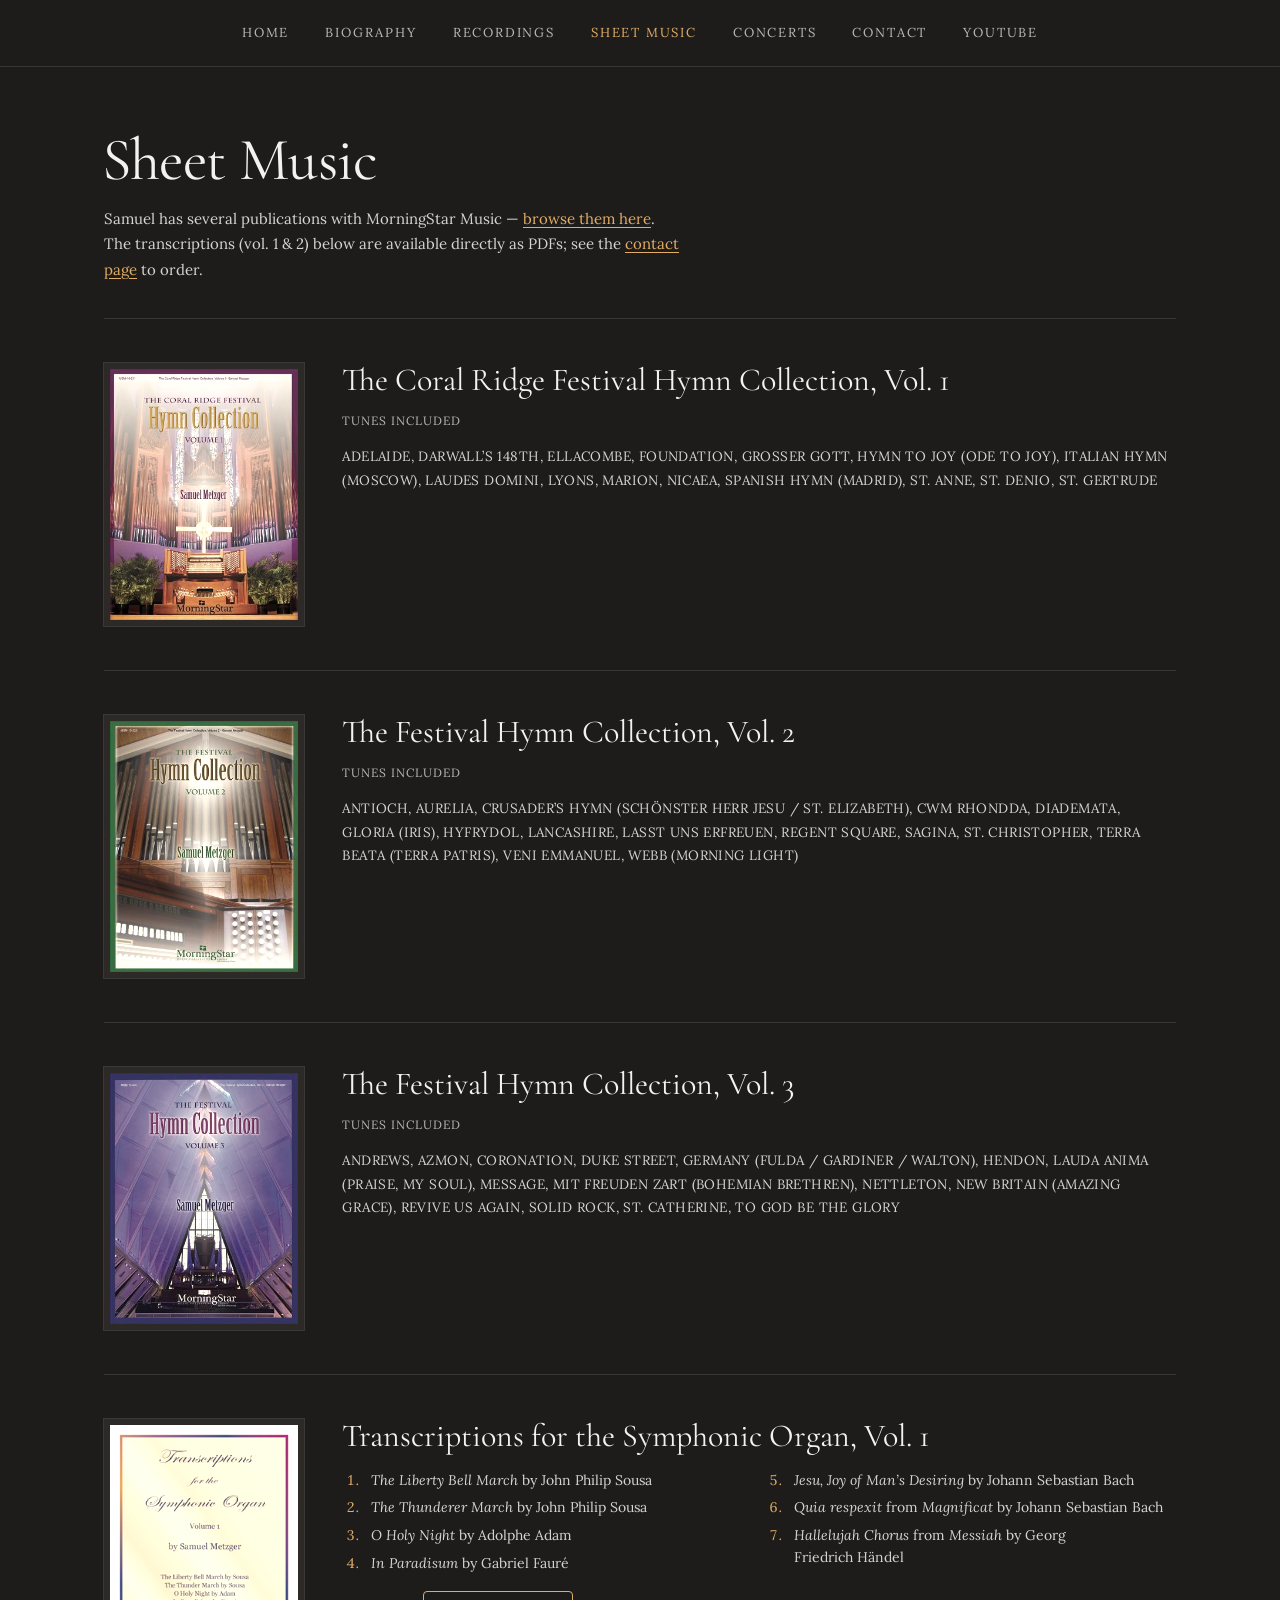
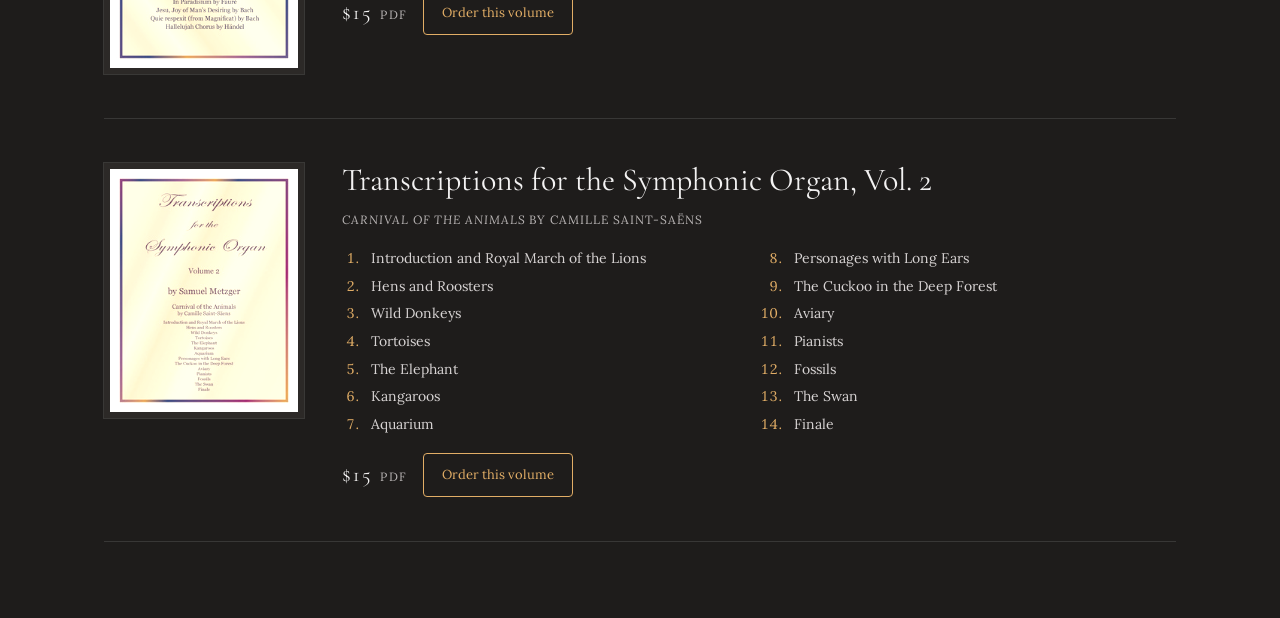
<file: sheet-music.html>
<!DOCTYPE html>
<html lang="en">
<head>
<meta charset="utf-8">
<meta name="viewport" content="width=device-width, initial-scale=1">
<title>Sheet Music | Samuel Metzger — MetzgerMusic</title>
<meta name="description" content="Published sheet music by Samuel Metzger: the Festival Hymn Collections and Transcriptions for the Symphonic Organ, plus publications with MorningStar Music.">
<link rel="canonical" href="https://www.metzgermusic.com/sheet-music.html">
<meta property="og:type" content="website">
<meta property="og:site_name" content="Samuel Metzger — Concert Organist">
<meta property="og:title" content="Sheet Music | Samuel Metzger — MetzgerMusic">
<meta property="og:description" content="Published sheet music by Samuel Metzger: the Festival Hymn Collections and Transcriptions for the Symphonic Organ, plus publications with MorningStar Music.">
<meta property="og:url" content="https://www.metzgermusic.com/sheet-music.html">
<meta property="og:image" content="https://www.metzgermusic.com/images/Samuel_8-14-22_retouched.jpeg">
<meta property="og:image:alt" content="Samuel Metzger seated at the organ console">
<meta name="twitter:card" content="summary_large_image">
<meta name="theme-color" content="#1e1c1b">
<link rel="icon" href="favicon.svg" type="image/svg+xml">
<link rel="preconnect" href="https://fonts.googleapis.com">
<link rel="preconnect" href="https://fonts.gstatic.com" crossorigin>
<link rel="stylesheet" href="styles.css?v=20261008b">
<script>document.documentElement.classList.add('js');</script>
</head>
<body>
<header>
<nav class="nav" aria-label="Site">
<a href="index.html">Home</a>
<a href="biography.html">Biography</a>
<a href="recordings.html">Recordings</a>
<a href="sheet-music.html" aria-current="page">Sheet Music</a>
<a href="organ-concerts.html">Concerts</a>
<a href="contact.html">Contact</a>
<a href="https://www.youtube.com/user/MetzgerMusic" target="_blank" rel="noopener">YouTube</a>
</nav>
</header>
<main>
<section class="wrap page-head">
<h1>Sheet Music</h1>
<p class="lede">Samuel has several publications with MorningStar Music — <a href="https://www.morningstarmusic.com/composers/m/samuel-metzger.html">browse them here</a>. The transcriptions (vol. 1 &amp; 2) below are available directly as PDFs; see the <a href="contact.html">contact page</a> to order.</p>
</section>
<section class="wrap items">
<!--
  TO ADD A PUBLICATION: copy one <article class="item"> … </article> block below and edit
  the cover image, title and contents. Use <p class="tunes"> for a list of hymn tunes, or
  <ol class="tracks"> with one <li> per piece. Remove the <div class="actions"> block
  if the volume is not ordered through this site.
-->

<!-- ===== The Coral Ridge Festival Hymn Collection, Vol. 1 ===== -->
<article class="item reveal" id="the-coral-ridge-festival-hymn-collection-vol-1">
<img class="plate item-cover" src="images/Vol.%201.jpg" alt="The Coral Ridge Festival Hymn Collection Vol. 1 — cover" loading="lazy" width="320" height="427">
<div class="item-body">
<h2>The Coral Ridge Festival Hymn Collection, Vol. 1</h2>
<p class="meta">Tunes included</p>
<p class="tunes">ADELAIDE, DARWALL’S 148TH, ELLACOMBE, FOUNDATION, GROSSER GOTT, HYMN TO JOY (ODE TO JOY), ITALIAN HYMN (MOSCOW), LAUDES DOMINI, LYONS, MARION, NICAEA, SPANISH HYMN (MADRID), ST. ANNE, ST. DENIO, ST. GERTRUDE</p>



</div>
</article>

<!-- ===== The Festival Hymn Collection, Vol. 2 ===== -->
<article class="item reveal" id="the-festival-hymn-collection-vol-2">
<img class="plate item-cover" src="images/Vol.%202.jpg" alt="The Festival Hymn Collection Vol. 2 — cover" loading="lazy" width="320" height="427">
<div class="item-body">
<h2>The Festival Hymn Collection, Vol. 2</h2>
<p class="meta">Tunes included</p>
<p class="tunes">ANTIOCH, AURELIA, CRUSADER’S HYMN (SCHÖNSTER HERR JESU / ST. ELIZABETH), CWM RHONDDA, DIADEMATA, GLORIA (IRIS), HYFRYDOL, LANCASHIRE, LASST UNS ERFREUEN, REGENT SQUARE, SAGINA, ST. CHRISTOPHER, TERRA BEATA (TERRA PATRIS), VENI EMMANUEL, WEBB (MORNING LIGHT)</p>



</div>
</article>

<!-- ===== The Festival Hymn Collection, Vol. 3 ===== -->
<article class="item reveal" id="the-festival-hymn-collection-vol-3">
<img class="plate item-cover" src="images/Vol.%203.jpg" alt="The Festival Hymn Collection Vol. 3 — cover" loading="lazy" width="320" height="427">
<div class="item-body">
<h2>The Festival Hymn Collection, Vol. 3</h2>
<p class="meta">Tunes included</p>
<p class="tunes">ANDREWS, AZMON, CORONATION, DUKE STREET, GERMANY (FULDA / GARDINER / WALTON), HENDON, LAUDA ANIMA (PRAISE, MY SOUL), MESSAGE, MIT FREUDEN ZART (BOHEMIAN BRETHREN), NETTLETON, NEW BRITAIN (AMAZING GRACE), REVIVE US AGAIN, SOLID ROCK, ST. CATHERINE, TO GOD BE THE GLORY</p>



</div>
</article>

<!-- ===== Transcriptions for the Symphonic Organ, Vol. 1 ===== -->
<article class="item reveal" id="transcriptions-for-the-symphonic-organ-vol-1">
<img class="plate item-cover" src="images/Transscriptions%201.jpg" alt="Transcriptions for the Symphonic Organ Vol. 1 — cover" loading="lazy" width="250" height="323">
<div class="item-body">
<h2>Transcriptions for the Symphonic Organ, Vol. 1</h2>


<ol class="tracks">
<li><i>The Liberty Bell March</i> by John Philip Sousa</li>
<li><i>The Thunderer March</i> by John Philip Sousa</li>
<li><i>O Holy Night</i> by Adolphe Adam</li>
<li><i>In Paradisum</i> by Gabriel Fauré</li>
<li><i>Jesu, Joy of Man’s Desiring</i> by Johann Sebastian Bach</li>
<li><i>Quia respexit</i> from <i>Magnificat</i> by Johann Sebastian Bach</li>
<li><i>Hallelujah Chorus</i> from <i>Messiah</i> by Georg Friedrich Händel</li>
</ol>
<div class="actions"><span class="price">$15 <span class="price-note">PDF</span></span><a class="btn" href="contact.html">Order this volume</a></div>
</div>
</article>

<!-- ===== Transcriptions for the Symphonic Organ, Vol. 2 ===== -->
<article class="item reveal" id="transcriptions-for-the-symphonic-organ-vol-2">
<img class="plate item-cover" src="images/Transscriptions%202.jpg" alt="Transcriptions for the Symphonic Organ Vol. 2 — cover" loading="lazy" width="250" height="323">
<div class="item-body">
<h2>Transcriptions for the Symphonic Organ, Vol. 2</h2>

<p class="meta"><i>Carnival of the Animals</i> by Camille Saint-Saëns</p>
<ol class="tracks">
<li>Introduction and Royal March of the Lions</li>
<li>Hens and Roosters</li>
<li>Wild Donkeys</li>
<li>Tortoises</li>
<li>The Elephant</li>
<li>Kangaroos</li>
<li>Aquarium</li>
<li>Personages with Long Ears</li>
<li>The Cuckoo in the Deep Forest</li>
<li>Aviary</li>
<li>Pianists</li>
<li>Fossils</li>
<li>The Swan</li>
<li>Finale</li>
</ol>
<div class="actions"><span class="price">$15 <span class="price-note">PDF</span></span><a class="btn" href="contact.html">Order this volume</a></div>
</div>
</article>

</section>
</main>
<script src="site.js?v=20261008b"></script>
</body>
</html>
</file>
<file: styles.css>
/* metzgermusic.com — the one stylesheet. Tokens first (edit the look here), then layout. */
@import url('https://fonts.googleapis.com/css2?family=Cormorant+Garamond:ital,wght@0,400;0,600;1,400&family=Lora:ital,wght@0,400;0,600;1,400&display=swap');

:root {
  --bg: #1e1c1b;            /* warm near-black ground */
  --mat: #2d2b2b;           /* photo mat */
  --ink: #f3f2f2;           /* paper-white type */
  --ink-2: #d7d3d3;         /* body copy */
  --ink-3: #bab6b6;         /* captions, meta */
  --gold: #b68235;          /* the organ drawing, rules */
  --gold-2: #e1ad66;        /* links, buttons, kickers */
  --gold-3: #facb8d;        /* hover */
  --gold-pale: #ffe3bf;     /* the glint */
  --rule: rgba(243, 242, 242, 0.12);
  --rule-strong: rgba(243, 242, 242, 0.22);
  --font-heading: "Cormorant Garamond", Georgia, serif;
  --font-body: "Lora", Georgia, serif;
  --edge: clamp(20px, 5vw, 72px);
  --ease: cubic-bezier(0.2, 0.7, 0.2, 1);
}

*, *::before, *::after { box-sizing: border-box; }
html { -webkit-text-size-adjust: 100%; }
body { margin: 0; background: var(--bg); color: var(--ink); font-family: var(--font-body); font-size: 15px; line-height: 1.7; text-wrap: pretty; }
a { color: var(--gold-2); text-underline-offset: 3px; text-decoration-thickness: 1px; }
a:hover { color: var(--gold-3); }
:focus-visible { outline: 2px solid var(--gold-2); outline-offset: 2px; }
::selection { background: rgba(182, 130, 53, 0.4); }
img { max-width: 100%; display: block; }
h1, h2, h3 { font-family: var(--font-heading); font-weight: 400; margin: 0; line-height: 1.1; }
.wrap { max-width: 1200px; margin: 0 auto; padding: 0 var(--edge); }
.rule { height: 1px; border: 0; margin: 0; background: var(--rule); }
.kicker { font-size: 13px; letter-spacing: 0.14em; text-transform: uppercase; color: var(--gold-2); margin: 0; }
.caption { font-size: 13px; color: var(--ink-3); margin-top: 12px; }

/* — header — */
.nav { display: flex; flex-wrap: wrap; justify-content: center; gap: 10px 36px; padding: 18px clamp(16px, 4vw, 40px); border-bottom: 1px solid var(--rule); font-size: clamp(13px, 1vw, 14px); letter-spacing: 0.14em; text-transform: uppercase; }
.nav a { color: var(--ink-3); text-decoration: none; padding: 4px 0; transition: color 0.2s; }
.nav a:hover { color: var(--ink); }
.nav a[aria-current="page"] { color: var(--gold-2); }
@media (max-width: 480px) { .nav { gap: 8px 22px; font-size: 12px; } }

/* — buttons (outlined, never filled) — */
.btn { display: inline-flex; align-items: center; justify-content: center; gap: 6px; min-height: 44px; padding: 8px 18px; font: inherit; font-size: 13px; color: var(--gold-2); background: transparent; border: 1px solid var(--gold-2); border-radius: 4px; text-decoration: none; cursor: pointer; transition: background 0.2s, color 0.2s; }
.btn:hover { background: rgba(225, 173, 102, 0.12); color: var(--gold-3); }
.btn:active { background: rgba(225, 173, 102, 0.22); }
.btn-ghost { border-color: transparent; padding-inline: 10px; }
.actions { display: flex; flex-wrap: wrap; gap: 12px 16px; align-items: center; }

/* — plates (every photograph goes through this) — */
.plate { border: 6px solid var(--mat); outline: 1px solid var(--rule); filter: sepia(0.22) saturate(0.82) contrast(1.05); }

/* — page head (sub-pages) — */
.page-head { padding-block: clamp(36px, 5vw, 64px) clamp(24px, 3vw, 36px); display: flex; flex-direction: column; gap: 16px; }
.page-head h1 { font-size: clamp(38px, 5vw, 60px); line-height: 0.98; letter-spacing: -0.01em; margin-left: -0.04em; }
.page-head .lede { font-size: 15px; max-width: 64ch; color: var(--ink-2); margin: 0; }

/* — home hero: the Fisk façade — */
/* The whole hero fits one screen: the organ's height is derived from the viewport minus the
   header and the text block, and its width follows from the drawing's ratio. */
body.home { min-height: 100svh; display: flex; flex-direction: column; }
body.home main { flex: 1; display: flex; flex-direction: column; min-height: 0; }
.hero { flex: 1; display: flex; flex-direction: column; align-items: center; justify-content: center; text-align: center; min-height: 0; padding-block: clamp(16px, 3vh, 40px) clamp(20px, 4vh, 48px); gap: clamp(16px, 3vh, 36px); }
.organ { position: relative; flex: 1 1 0; min-height: 0; width: auto; max-width: 72vw; aspect-ratio: 1203 / 2033; }
.hero-text { flex: none; }
.organ-case { position: absolute; inset: 0; }.organ-ink, .organ-glint, .rose-ink { position: absolute; -webkit-mask-image: url(images/fisk-organ.png); mask-image: url(images/fisk-organ.png); -webkit-mask-size: 100% 100%; mask-size: 100% 100%; -webkit-mask-repeat: no-repeat; mask-repeat: no-repeat; }
.organ-ink { inset: 0; background: var(--gold); }
/* the reveal (C — candlelight): a soft glow climbs the pipes from the floor. The second mask
   is a vertical gradient slid up from below the drawing; both masks intersect. */
.js .organ-ink { -webkit-mask-image: url(images/fisk-organ.png), linear-gradient(to top, #000 60%, transparent 100%); mask-image: url(images/fisk-organ.png), linear-gradient(to top, #000 60%, transparent 100%); -webkit-mask-size: 100% 100%, 100% 250%; mask-size: 100% 100%, 100% 250%; -webkit-mask-composite: source-in; mask-composite: intersect; -webkit-mask-position: 0 0, 0 -120%; mask-position: 0 0, 0 -120%; animation: candle 4.6s ease-in-out 0.3s forwards; }
.organ-glint { inset: 0; background: linear-gradient(100deg, transparent 42%, var(--gold-pale) 50%, transparent 58%); background-size: 300% 100%; background-position: -50% 0; }
.rose { position: absolute; left: 35.245%; top: 0; width: 30.756%; aspect-ratio: 1; border-radius: 50%; overflow: hidden; background: var(--bg); }
.rose-spin { position: absolute; inset: 0; }
.rose-ink { left: -114.595%; top: 0.135%; width: 325.135%; height: 549.459%; background: var(--gold-2); }
.hero-text { display: flex; flex-direction: column; align-items: center; gap: clamp(10px, 1.6vh, 18px); }
.hero h1 { font-size: clamp(40px, min(8vw, 9vh), 96px); line-height: 0.95; letter-spacing: -0.01em; }
.hero .kicker { font-size: clamp(13px, min(1.3vw, 1.8vh), 16px); letter-spacing: 0.18em; line-height: 1.6; }
.hero .kicker .kp { white-space: nowrap; }
@media (max-width: 600px) { .hero .kicker .ks { display: none; } .hero .kicker .kp { display: block; } }

/* — biography — */
.prose p { margin: 0 0 18px; color: var(--ink-2); }
.bio-grid .prose p { font-size: 16px; }
.prose p:last-child { margin-bottom: 0; }
.bio-grid { display: grid; grid-template-columns: minmax(0, 6fr) minmax(0, 5fr); gap: 48px 64px; align-items: start; padding-bottom: clamp(48px, 6vw, 80px); }
.bio-grid figure { order: 2; }
.bio-grid .prose { order: 1; }
@media (max-width: 820px) { .bio-grid { grid-template-columns: 1fr; } .bio-grid figure { order: 1; } .bio-grid .prose { order: 2; } }

/* — items: one block per recording / publication — */
.items { display: flex; flex-direction: column; padding-bottom: clamp(48px, 6vw, 80px); }
.item { display: grid; grid-template-columns: minmax(140px, 200px) minmax(0, 1fr); gap: 24px clamp(24px, 3vw, 48px); padding: clamp(28px, 4vw, 44px) 0; border-top: 1px solid var(--rule); scroll-margin-top: 24px; }
.item:last-child { border-bottom: 1px solid var(--rule); }
.item-cover { width: 100%; height: auto; align-self: start; } /* covers are shown at their own proportions — never cropped */
.item-body { display: flex; flex-direction: column; gap: 14px; min-width: 0; }
.item h2 { font-size: clamp(26px, 2.6vw, 32px); line-height: 1.05; }
.item .meta { font-size: 12px; letter-spacing: 0.08em; text-transform: uppercase; color: var(--ink-3); margin: 0; }
.tracks { margin: 0; padding: 0 0 0 1.6em; columns: 2; column-gap: 36px; font-size: 14px; line-height: 1.55; color: var(--ink-2); }
.tracks li { break-inside: avoid; padding: 3px 0 3px 6px; }
.tracks li::marker { color: var(--gold-2); font-feature-settings: "tnum" 1; }
.tunes { margin: 0; font-size: 13.5px; line-height: 1.75; letter-spacing: 0.03em; color: var(--ink-2); }
.item .price { font-family: var(--font-heading); font-size: 21px; color: var(--ink); font-feature-settings: "tnum" 1; }
.price-note { font-family: var(--font-body); font-size: 12px; letter-spacing: 0.1em; text-transform: uppercase; color: var(--ink-3); margin-left: 4px; }
@media (max-width: 640px) { .item { grid-template-columns: 1fr; } .item-cover { max-width: 180px; } .tracks { columns: 1; } }

/* — concerts — */
.concert-grid { display: flex; flex-direction: column; gap: 40px; padding-bottom: clamp(48px, 6vw, 80px); }
.concert-grid figure { align-self: center; max-width: 100%; display: flex; flex-direction: column; align-items: center; text-align: center; }
/* the photo is capped by the viewport height so it is seen whole, without scrolling */
.concert-grid .plate { width: auto; max-width: 100%; max-height: calc(100svh - 300px); min-height: 240px; margin: 0 auto; }
.concert-grid .prose { width: 100%; max-width: max(calc((100svh - 312px) * 1.504 + 12px), 361px); margin-inline: auto; }

/* — contact — */
.contact-grid { display: grid; grid-template-columns: minmax(0, 6fr) minmax(0, 5fr); gap: 48px 72px; align-items: start; padding-bottom: clamp(48px, 6vw, 80px); }
@media (max-width: 820px) { .contact-grid { grid-template-columns: 1fr; } }
.field { display: flex; flex-direction: column; gap: 6px; margin-bottom: 18px; }
.field label { font-size: 12px; letter-spacing: 0.08em; text-transform: uppercase; color: var(--ink-3); }
.input { width: 100%; min-height: 44px; padding: 10px 12px; font: inherit; font-size: 14px; color: var(--ink); background: transparent; border: 1px solid var(--rule-strong); border-radius: 4px; caret-color: var(--gold-2); transition: border-color 0.2s; }
.input:hover { border-color: rgba(243, 242, 242, 0.45); }
.input:focus-visible { border-color: var(--gold-2); outline-offset: 0; }
textarea.input { min-height: 150px; resize: vertical; }
.status { font-size: 14px; color: var(--ink-3); min-height: 1.5em; margin: 14px 0 0; }
.status[data-state="ok"] { color: var(--gold-3); }
.section { display: flex; flex-direction: column; gap: 14px; }
.section h2 { font-size: 26px; }
.section .note { margin: 0; color: var(--ink-2); font-size: 14px; }
.price-list { list-style: none; margin: 0; padding: 0; }
.price-list li { display: flex; justify-content: space-between; gap: 16px; padding: 10px 0; border-bottom: 1px solid var(--rule); font-size: 14px; }
.price-list li:first-child { border-top: 1px solid var(--rule); }
.price-list .price { color: var(--gold-2); font-feature-settings: "tnum" 1; white-space: nowrap; }

/* — motion (only when JS is present; all off under reduced-motion) — */
@keyframes candle { from { -webkit-mask-position: 0 0, 0 -120%; mask-position: 0 0, 0 -120%; } to { -webkit-mask-position: 0 0, 0 0; mask-position: 0 0, 0 0; } }
@keyframes sweep { 0% { background-position: 150% 0; } 50%, 100% { background-position: -50% 0; } }
@keyframes spin { to { transform: rotate(360deg); } }
@keyframes rise { from { opacity: 0; transform: translateY(24px); } to { opacity: 1; transform: none; } }
@keyframes fadein { from { opacity: 0; } to { opacity: 1; } }
/* the glow keeps climbing past the top pipes: rule first, then the menu */
.js .home .nav { -webkit-mask-image: linear-gradient(to top, #000 33.4%, transparent 66.6%); mask-image: linear-gradient(to top, #000 33.4%, transparent 66.6%); -webkit-mask-size: 100% 300%; mask-size: 100% 300%; -webkit-mask-repeat: no-repeat; mask-repeat: no-repeat; -webkit-mask-position: 0 0%; mask-position: 0 0%; animation: navrise 1.6s ease-out 4.3s forwards; }
@keyframes navrise { to { -webkit-mask-position: 0 100%; mask-position: 0 100%; } }
.js .organ-glint { animation: sweep 9s ease-in-out 5.2s infinite; }
.js .rose { opacity: 0; animation: fadein 1.4s ease 3.8s forwards; }
.js .rose-spin { animation: spin 240s linear 3.8s infinite; }
.js .hero-text > * { opacity: 0; animation: rise 1.1s var(--ease) forwards; }
.js .hero-text > :nth-child(1) { animation-delay: 3.4s; }
.js .hero-text > :nth-child(2) { animation-delay: 3.65s; }
.js .hero-text > :nth-child(3) { animation-delay: 3.85s; }
.js .hero-text > :nth-child(4) { animation-delay: 4.05s; }
.js .reveal { opacity: 0; transform: translateY(20px); transition: opacity 0.9s var(--ease), transform 0.9s var(--ease); }
.js .reveal.in { opacity: 1; transform: none; }
@media (prefers-reduced-motion: reduce) {
  .js .organ-ink { animation: none; -webkit-mask-position: 0 0, 0 0; mask-position: 0 0, 0 0; }
  .js .home .nav { animation: none; -webkit-mask-image: none; mask-image: none; }
  .js .organ-glint, .js .rose, .js .rose-spin, .js .hero-text > * { animation: none; opacity: 1; }
  .js .reveal { opacity: 1; transform: none; transition: none; }
}
</file>
